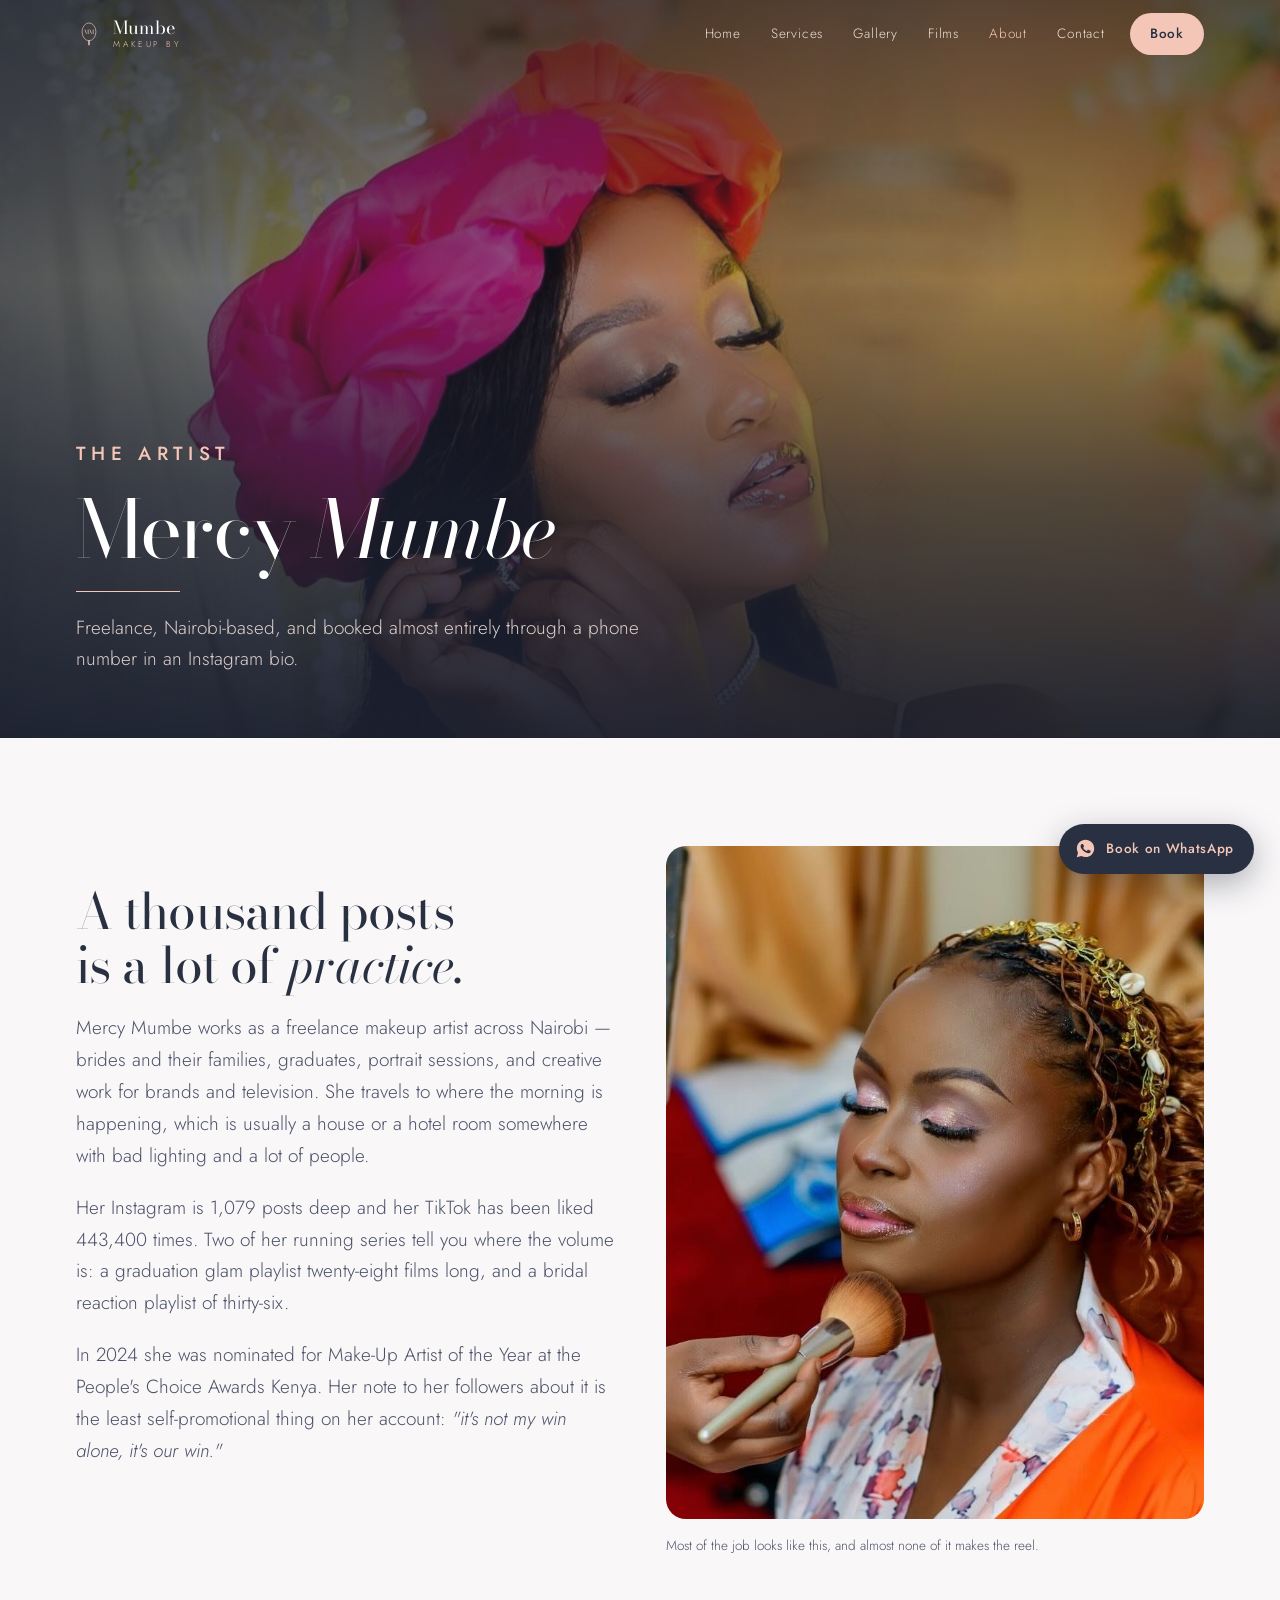
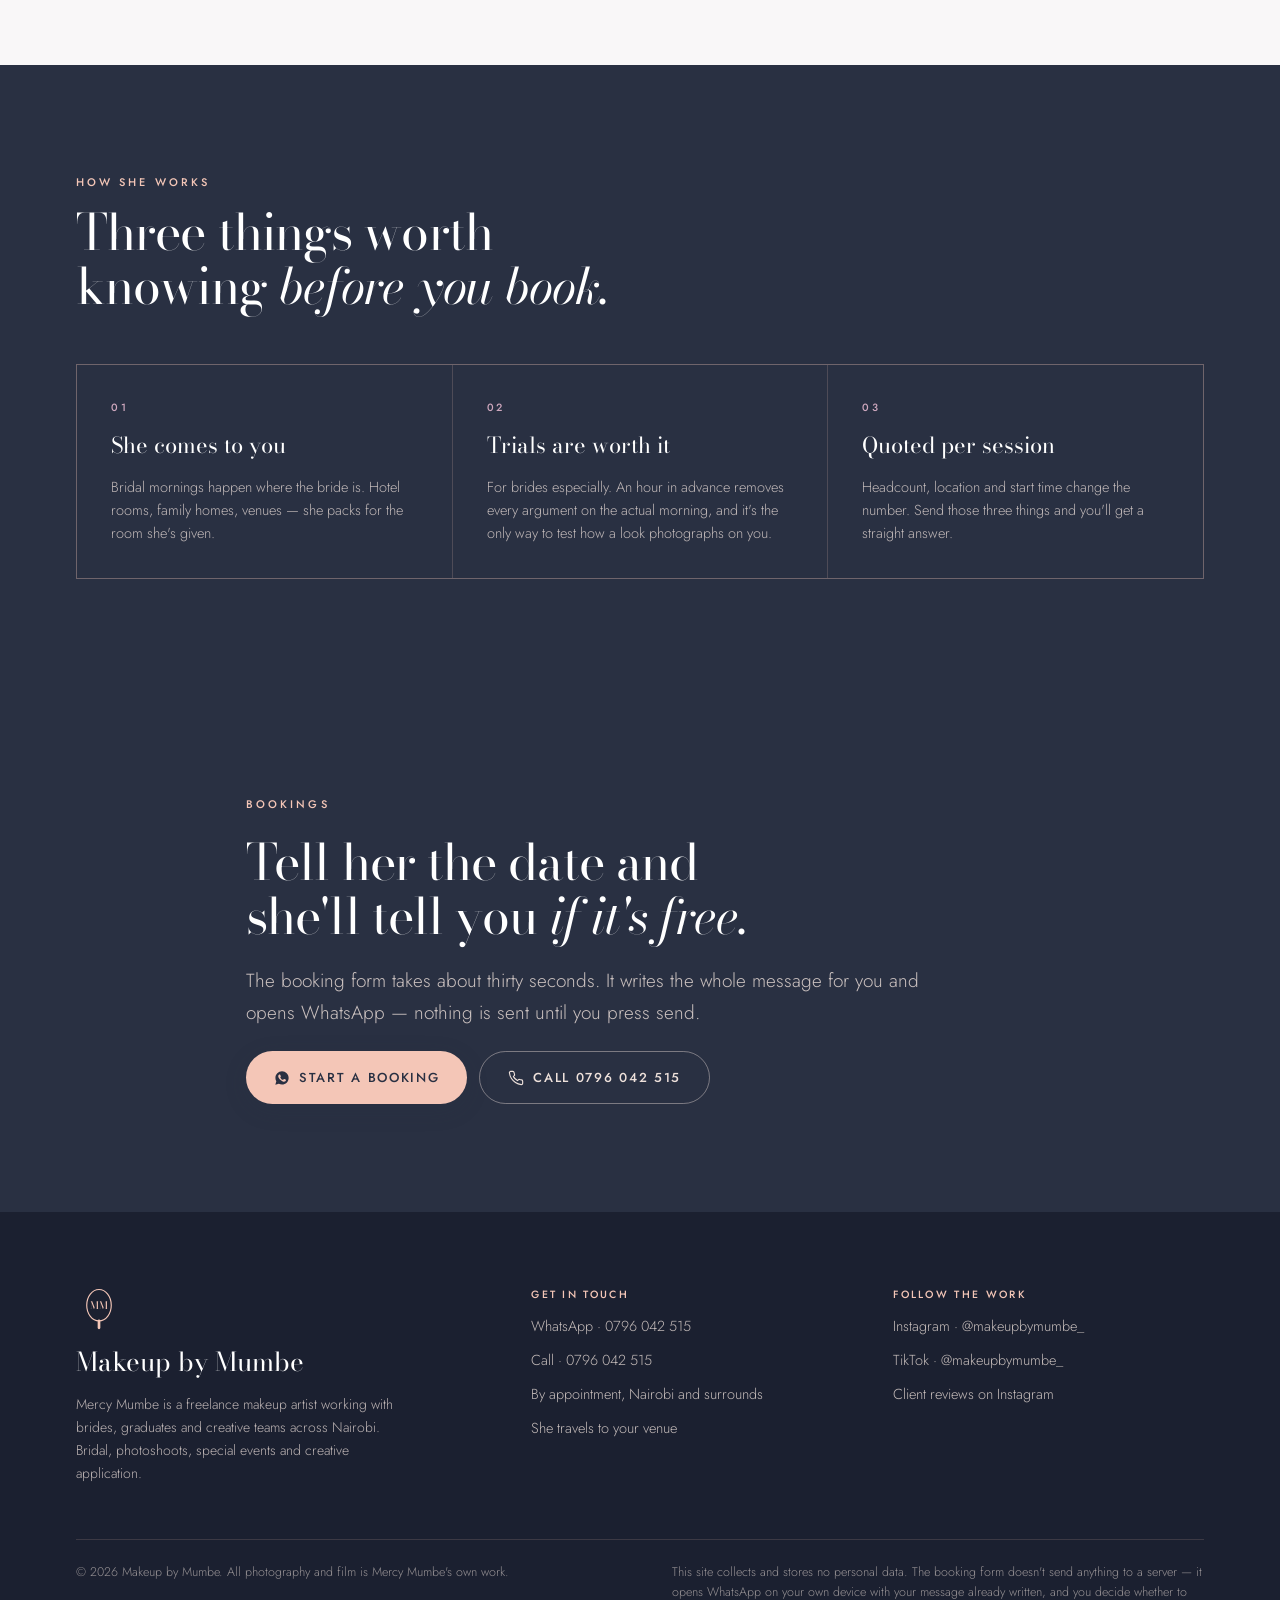
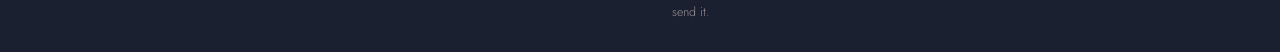
<file: about.html>
<!DOCTYPE html>
<html lang="en">
<head>
<meta charset="utf-8">
<meta name="viewport" content="width=device-width, initial-scale=1">
<title>About Mercy Mumbe — Nairobi Makeup Artist | Makeup by Mumbe</title>
<meta name="description" content="Mercy Mumbe is a freelance makeup artist in Nairobi working across bridal, graduation, editorial and commercial makeup. Nominated at the People's Choice Awards Kenya 2024.">
<link rel="canonical" href="https://ignatius-kimeu.github.io/storyfront-makeup-by-mumbe/about.html">
<meta property="og:type" content="website">
<meta property="og:site_name" content="Makeup by Mumbe">
<meta property="og:title" content="About Mercy Mumbe — Nairobi Makeup Artist | Makeup by Mumbe">
<meta property="og:description" content="Mercy Mumbe is a freelance makeup artist in Nairobi working across bridal, graduation, editorial and commercial makeup. Nominated at the People's Choice Awards Kenya 2024.">
<meta property="og:url" content="https://ignatius-kimeu.github.io/storyfront-makeup-by-mumbe/about.html">
<meta property="og:image" content="https://ignatius-kimeu.github.io/storyfront-makeup-by-mumbe/og-image.jpg">
<meta property="og:image:width" content="1200">
<meta property="og:image:height" content="630">
<meta name="twitter:card" content="summary_large_image">
<meta name="twitter:title" content="About Mercy Mumbe — Nairobi Makeup Artist | Makeup by Mumbe">
<meta name="twitter:description" content="Mercy Mumbe is a freelance makeup artist in Nairobi working across bridal, graduation, editorial and commercial makeup. Nominated at the People's Choice Awards Kenya 2024.">
<meta name="twitter:image" content="https://ignatius-kimeu.github.io/storyfront-makeup-by-mumbe/og-image.jpg">
<meta name="theme-color" content="#293042">
<link rel="icon" href="data:image/svg+xml,%3Csvg xmlns='http://www.w3.org/2000/svg' viewBox='0 0 120 120'%3E%3Crect width='120' height='120' fill='%23293042'/%3E%3Cellipse cx='60' cy='50' rx='30' ry='39' fill='none' stroke='%23F4C6B7' stroke-width='6'/%3E%3Cpath d='M60 90 v20' stroke='%23F4C6B7' stroke-width='9' stroke-linecap='round'/%3E%3C/svg%3E">
<link rel="preconnect" href="https://fonts.googleapis.com">
<link rel="preconnect" href="https://fonts.gstatic.com" crossorigin>
<link rel="stylesheet" href="https://fonts.googleapis.com/css2?family=Bodoni+Moda:ital,opsz,wght@0,6..96,400;0,6..96,500;1,6..96,400&family=Jost:wght@300;400;500;600&display=swap">
<link rel="stylesheet" href="assets/site.css">
<link rel="preload" as="image" href="images/hero/about.jpg">
<script>document.documentElement.className+=" js";</script>
</head>
<body>
<a class="skip" href="#main">Skip to content</a>

<div id="splash"><svg viewBox="0 0 120 120" class="mk" aria-hidden="true" focusable="false"><ellipse class="ring" cx="60" cy="50" rx="32" ry="41" fill="none" stroke="#F4C6B7" stroke-width="3"/><path class="handle" d="M60 91 v18" stroke="#F4C6B7" stroke-width="7" stroke-linecap="round"/><text class="mono" x="60" y="61" text-anchor="middle" fill="#F4C6B7" font-family="Bodoni Moda, Georgia, serif" font-size="27" font-weight="500" letter-spacing="1">MM</text></svg></div>
<header class="hdr">
  <div class="wrap">
    <a class="brand" href="index.html" aria-label="Makeup by Mumbe — home">
      <svg viewBox="0 0 120 120" class="mk" aria-hidden="true" focusable="false"><ellipse class="ring" cx="60" cy="50" rx="32" ry="41" fill="none" stroke="#F4C6B7" stroke-width="3"/><path class="handle" d="M60 91 v18" stroke="#F4C6B7" stroke-width="7" stroke-linecap="round"/><text class="mono" x="60" y="61" text-anchor="middle" fill="#F4C6B7" font-family="Bodoni Moda, Georgia, serif" font-size="27" font-weight="500" letter-spacing="1">MM</text></svg>
      <span class="wm"><b>Mumbe</b><i>MAKEUP BY</i></span>
    </a>
    <nav class="nav" aria-label="Main">
      <a href="index.html">Home</a><a href="services.html">Services</a><a href="gallery.html">Gallery</a><a href="films.html">Films</a><a href="about.html" aria-current="page">About</a><a href="contact.html">Contact</a>
      <a class="cta" href="contact.html#book">Book</a>
    </nav>
    <button class="burger" aria-expanded="false" aria-controls="mpanel" aria-label="Menu"><span></span></button>
  </div>
</header>
<div class="panel" id="mpanel">
  <a href="index.html">Home</a><a href="services.html">Services</a><a href="gallery.html">Gallery</a><a href="films.html">Films</a><a href="about.html" aria-current="page">About</a><a href="contact.html">Contact</a>
  <a class="p-cta" href="contact.html#book">Book a session</a>
</div>
<main id="main"><section class="hero">
  <div class="hero-media" style="--pos:50% 24%">
    <img src="images/hero/about.jpg" alt="Mercy Mumbe in a pink and orange floral headwrap, eyes closed, wearing glossy warm-toned makeup" fetchpriority="high">
  </div>
  <div class="wrap">
    <div class="hero-in">
      <p class="eyebrow rise">The artist</p>
      <h1 class="h-xl rise">Mercy <span class="ital">Mumbe</span></h1>
      <div class="hero-rule"></div>
      <p class="rise">Freelance, Nairobi-based, and booked almost entirely through a phone number in an Instagram bio.</p>
      
    </div>
  </div>
  
</section>
<section class="sec">
  <div class="wrap" style="display:grid;grid-template-columns:repeat(auto-fit,minmax(290px,1fr));gap:clamp(26px,4vw,64px)">
    <div style="display:flex;flex-direction:column;gap:20px">
      <p class="eyebrow rv">The short version</p>
      <h2 class="h-lg rv rv-d1">A thousand posts is a lot of <span class="ital">practice.</span></h2>
      <p class="lede rv rv-d2">Mercy Mumbe works as a freelance makeup artist across Nairobi — brides
         and their families, graduates, portrait sessions, and creative work for brands and
         television. She travels to where the morning is happening, which is usually a house or a
         hotel room somewhere with bad lighting and a lot of people.</p>
      <p class="lede rv rv-d3">Her Instagram is 1,079 posts deep and her TikTok has been liked
         443,400 times. Two of her running series tell you where the volume is: a graduation glam
         playlist twenty-eight films long, and a bridal reaction playlist of thirty-six.</p>
      <p class="lede rv rv-d4">In 2024 she was nominated for Make-Up Artist of the Year at the
         People's Choice Awards Kenya. Her note to her followers about it is the least
         self-promotional thing on her account: <span class="ital">"it's not my win alone, it's
         our win."</span></p>
    </div>
    <div style="display:flex;flex-direction:column;gap:16px">
      <div class="rv" style="border-radius:20px;overflow:hidden;aspect-ratio:4/5">
        <img src="images/bts-brush-cheek.jpg" loading="lazy" decoding="async"
          style="width:100%;height:100%;object-fit:cover"
          alt="Mercy Mumbe applying blush to a client's cheek with a brush, an open eyeshadow palette beside her">
      </div>
      <p class="rv rv-d1" style="font-size:13.5px;color:var(--ink-soft);line-height:1.6">
        Most of the job looks like this, and almost none of it makes the reel.</p>
    </div>
  </div>
</section><section class="sec sec-ink">
  <div class="wrap">
    <div class="sec-head"><p class="eyebrow rv">How she works</p>
      <h2 class="h-lg rv rv-d1">Three things worth knowing <span class="ital">before you book.</span></h2></div>
    <div class="svc-g rv rv-d1">
      <article class="svc"><span class="n">01</span><h3>She comes to you</h3>
        <p>Bridal mornings happen where the bride is. Hotel rooms, family homes, venues —
           she packs for the room she's given.</p></article>
      <article class="svc"><span class="n">02</span><h3>Trials are worth it</h3>
        <p>For brides especially. An hour in advance removes every argument on the actual
           morning, and it's the only way to test how a look photographs on you.</p></article>
      <article class="svc"><span class="n">03</span><h3>Quoted per session</h3>
        <p>Headcount, location and start time change the number. Send those three things
           and you'll get a straight answer.</p></article>
    </div>
  </div>
</section><section class="sec sec-ink">
  <div class="wrap" style="display:flex;flex-direction:column;gap:22px;align-items:flex-start;max-width:900px">
    <p class="eyebrow rv">Bookings</p>
    <h2 class="h-lg rv rv-d1">Tell her the date and she'll tell you <span class="ital">if it's free.</span></h2>
    <p class="lede rv rv-d2">The booking form takes about thirty seconds. It writes the whole
       message for you and opens WhatsApp — nothing is sent until you press send.</p>
    <div class="btn-row rv rv-d3">
      <a class="btn btn-pri" href="contact.html#book"><svg viewBox="0 0 24 24" fill="currentColor" aria-hidden="true"><path d="M12.04 2C6.58 2 2.13 6.45 2.13 11.91c0 1.75.46 3.45 1.32 4.95L2 22l5.25-1.38a9.9 9.9 0 0 0 4.79 1.22h.01c5.46 0 9.9-4.45 9.9-9.91C21.95 6.45 17.5 2 12.04 2zm5.8 14.06c-.25.69-1.44 1.32-1.98 1.37-.53.05-1.02.24-3.44-.72-2.9-1.14-4.74-4.1-4.88-4.29-.14-.19-1.16-1.55-1.16-2.95 0-1.4.73-2.09.99-2.37.26-.28.57-.35.76-.35.19 0 .38 0 .54.01.17.01.41-.07.64.49.24.57.81 1.97.88 2.11.07.14.12.31.02.5-.09.19-.14.31-.28.47-.14.17-.3.37-.42.5-.14.14-.29.29-.12.57.16.28.73 1.2 1.56 1.95 1.07.95 1.98 1.25 2.26 1.39.28.14.45.12.61-.07.17-.19.71-.83.9-1.11.19-.28.38-.24.64-.14.26.09 1.65.78 1.93.92.28.14.47.21.54.33.07.11.07.66-.18 1.35z"/></svg>Start a booking</a>
      <a class="btn btn-gho" href="tel:+254796042515"><svg viewBox="0 0 24 24" fill="none" stroke="currentColor" stroke-width="1.7" stroke-linecap="round" stroke-linejoin="round" aria-hidden="true"><path d="M22 16.9v3a2 2 0 0 1-2.2 2 19.8 19.8 0 0 1-8.6-3.1 19.5 19.5 0 0 1-6-6A19.8 19.8 0 0 1 2.1 4.2 2 2 0 0 1 4.1 2h3a2 2 0 0 1 2 1.7c.1 1 .4 1.9.7 2.8a2 2 0 0 1-.5 2.1L8.1 9.9a16 16 0 0 0 6 6l1.3-1.2a2 2 0 0 1 2.1-.5c.9.3 1.8.6 2.8.7a2 2 0 0 1 1.7 2z"/></svg>Call 0796 042 515</a>
    </div>
  </div>
</section></main><footer class="ftr">
  <div class="wrap">
    <div class="ftr-top">
      <div class="ftr-brand">
        <svg viewBox="0 0 120 120" class="mk" aria-hidden="true" focusable="false"><ellipse class="ring" cx="60" cy="50" rx="32" ry="41" fill="none" stroke="#F4C6B7" stroke-width="3"/><path class="handle" d="M60 91 v18" stroke="#F4C6B7" stroke-width="7" stroke-linecap="round"/><text class="mono" x="60" y="61" text-anchor="middle" fill="#F4C6B7" font-family="Bodoni Moda, Georgia, serif" font-size="27" font-weight="500" letter-spacing="1">MM</text></svg>
        <div class="nm">Makeup by Mumbe</div>
        <p>Mercy Mumbe is a freelance makeup artist working with brides, graduates and
           creative teams across Nairobi. Bridal, photoshoots, special events and
           creative application.</p>
      </div>
      <div class="ftr-col">
        <b>Get in touch</b>
        <a href="https://wa.me/254796042515?text=Hello%20Mumbe%21%20I%20found%20your%20website%20and%20I%27d%20like%20to%20ask%20about%20a%20booking." target="_blank" rel="noopener">WhatsApp · 0796 042 515</a>
        <a href="tel:+254796042515">Call · 0796 042 515</a>
        <span>By appointment, Nairobi and surrounds</span>
        <span>She travels to your venue</span>
      </div>
      <div class="ftr-col">
        <b>Follow the work</b>
        <a href="https://www.instagram.com/makeupbymumbe_/" target="_blank" rel="noopener">Instagram · @makeupbymumbe_</a>
        <a href="https://www.tiktok.com/@makeupbymumbe_" target="_blank" rel="noopener">TikTok · @makeupbymumbe_</a>
        <a href="https://www.instagram.com/makeupbymumbe_/" target="_blank" rel="noopener">Client reviews on Instagram</a>
      </div>
    </div>
    <div class="ftr-bot">
      <p>© <span id="yr">2026</span> Makeup by Mumbe. All photography and film is Mercy Mumbe's own work.</p>
      <p>This site collects and stores no personal data. The booking form doesn't send anything to a
         server — it opens WhatsApp on your own device with your message already written, and you
         decide whether to send it.</p>
    </div>
  </div>
</footer>

<a class="float" href="https://wa.me/254796042515?text=Hello%20Mumbe%21%20I%20found%20your%20website%20and%20I%27d%20like%20to%20ask%20about%20a%20booking." target="_blank" rel="noopener" aria-label="Message Mumbe on WhatsApp">
  <svg viewBox="0 0 24 24" fill="currentColor" aria-hidden="true"><path d="M12.04 2C6.58 2 2.13 6.45 2.13 11.91c0 1.75.46 3.45 1.32 4.95L2 22l5.25-1.38a9.9 9.9 0 0 0 4.79 1.22h.01c5.46 0 9.9-4.45 9.9-9.91C21.95 6.45 17.5 2 12.04 2zm5.8 14.06c-.25.69-1.44 1.32-1.98 1.37-.53.05-1.02.24-3.44-.72-2.9-1.14-4.74-4.1-4.88-4.29-.14-.19-1.16-1.55-1.16-2.95 0-1.4.73-2.09.99-2.37.26-.28.57-.35.76-.35.19 0 .38 0 .54.01.17.01.41-.07.64.49.24.57.81 1.97.88 2.11.07.14.12.31.02.5-.09.19-.14.31-.28.47-.14.17-.3.37-.42.5-.14.14-.29.29-.12.57.16.28.73 1.2 1.56 1.95 1.07.95 1.98 1.25 2.26 1.39.28.14.45.12.61-.07.17-.19.71-.83.9-1.11.19-.28.38-.24.64-.14.26.09 1.65.78 1.93.92.28.14.47.21.54.33.07.11.07.66-.18 1.35z"/></svg><span class="lbl">Book on WhatsApp</span>
</a>

<script src="assets/site.js"></script>
</body>
</html>
</file>
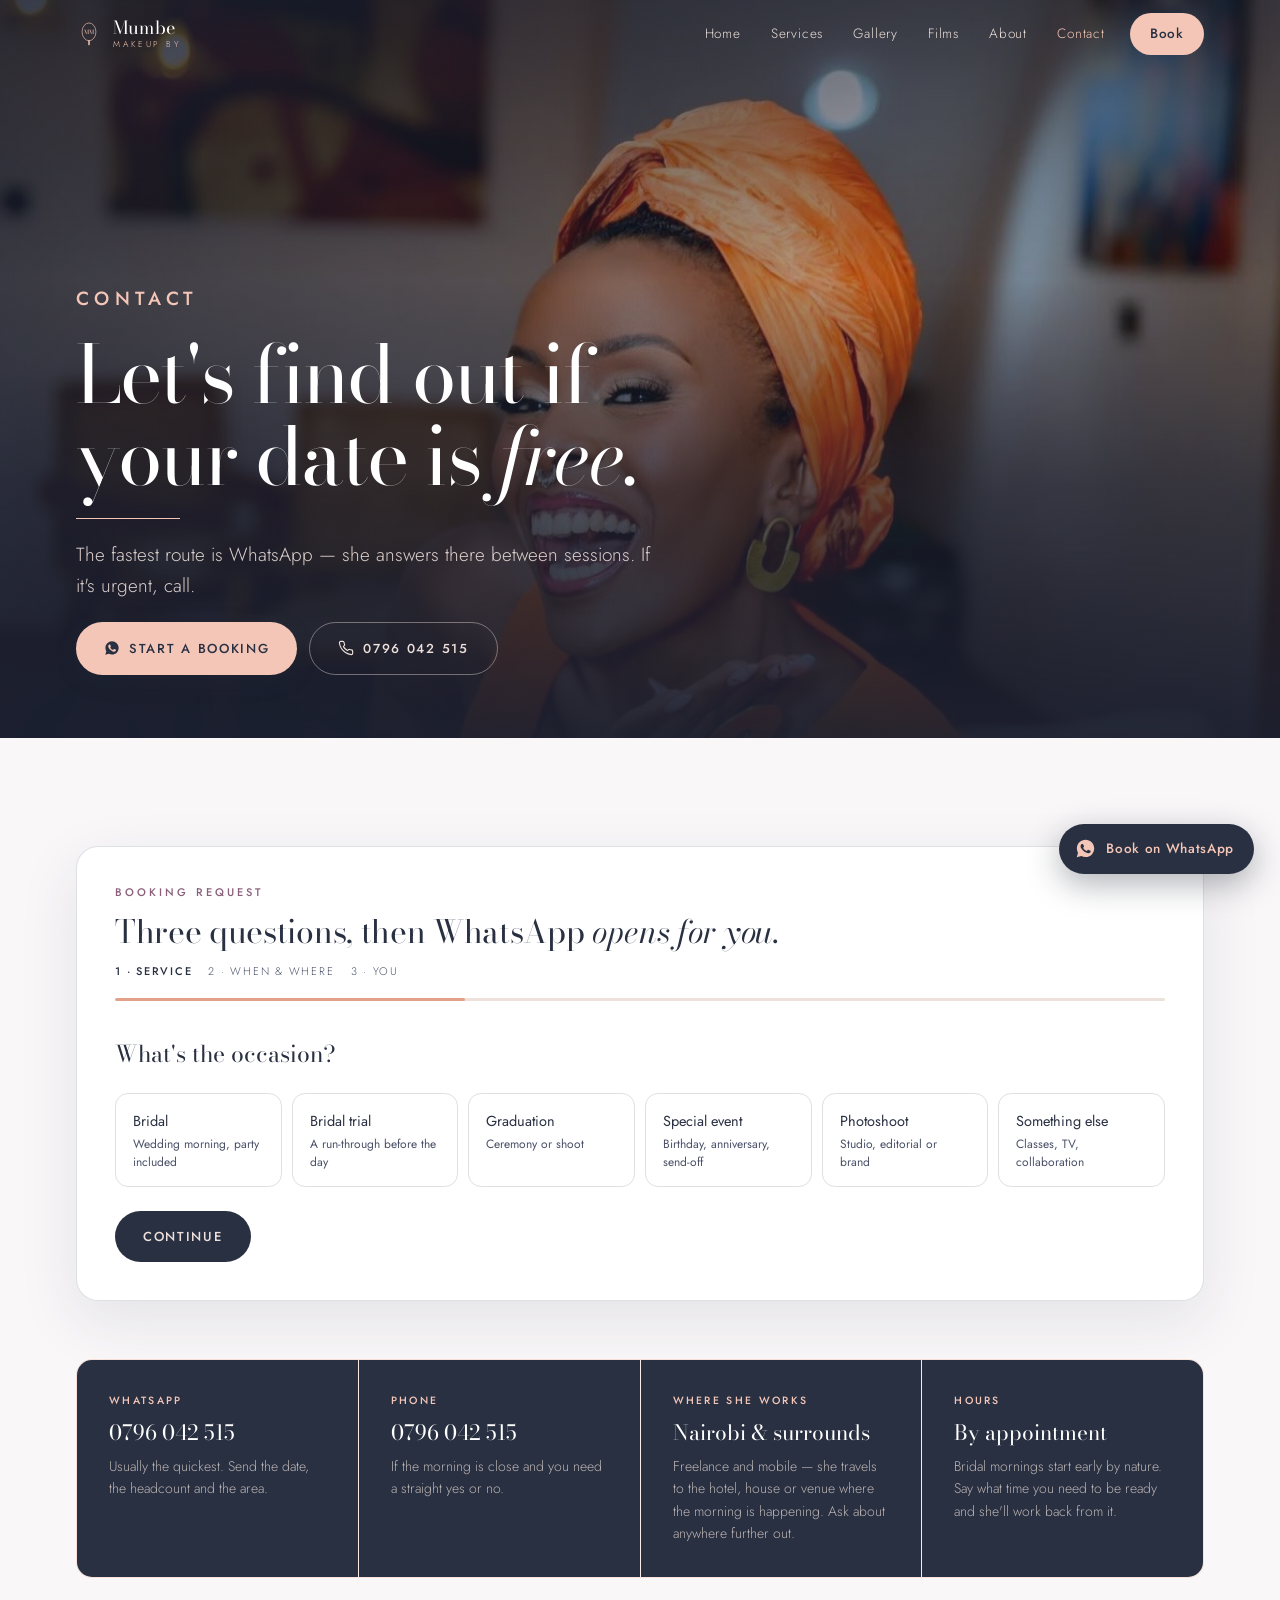
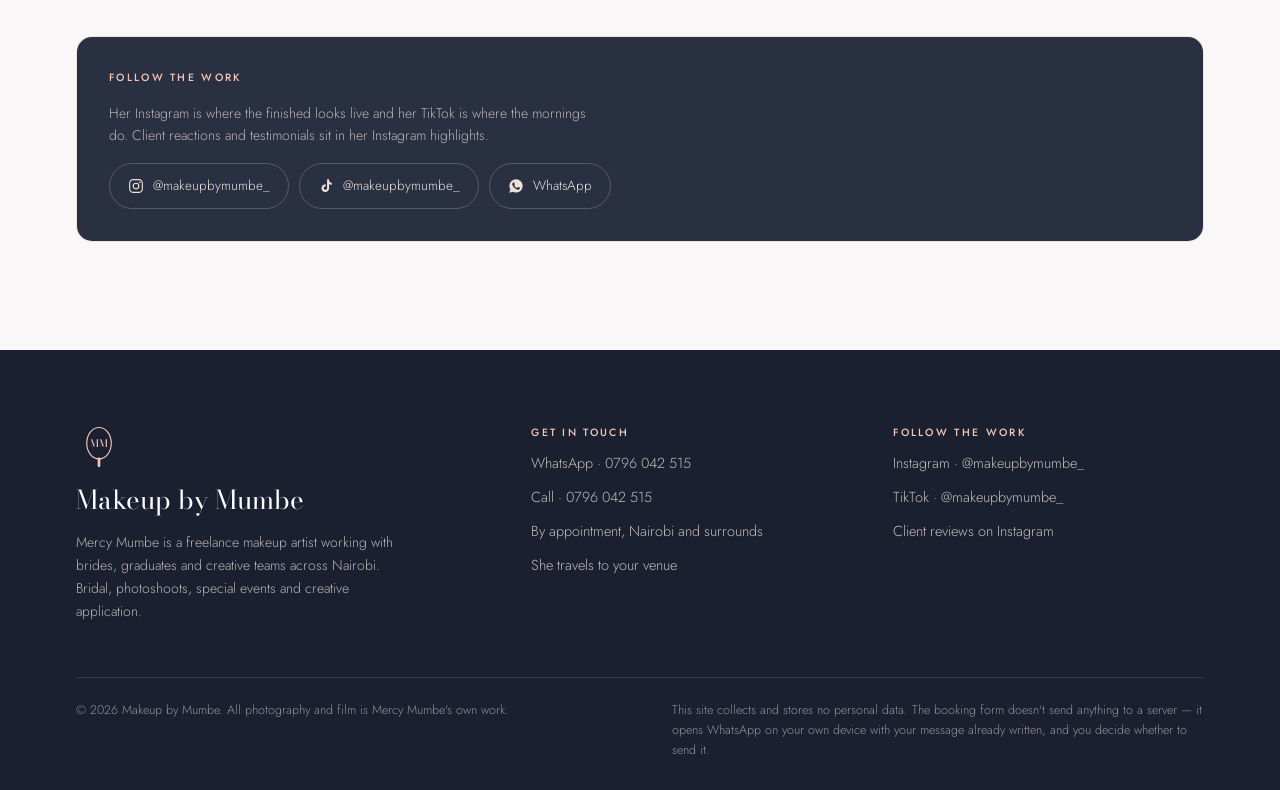
<file: contact.html>
<!DOCTYPE html>
<html lang="en">
<head>
<meta charset="utf-8">
<meta name="viewport" content="width=device-width, initial-scale=1">
<title>Contact &amp; Booking — Makeup by Mumbe, Nairobi</title>
<meta name="description" content="Book Nairobi makeup artist Mercy Mumbe. Fill in three questions and WhatsApp opens with your request written for you, or call 0796 042 515.">
<link rel="canonical" href="https://ignatius-kimeu.github.io/storyfront-makeup-by-mumbe/contact.html">
<meta property="og:type" content="website">
<meta property="og:site_name" content="Makeup by Mumbe">
<meta property="og:title" content="Contact &amp; Booking — Makeup by Mumbe, Nairobi">
<meta property="og:description" content="Book Nairobi makeup artist Mercy Mumbe. Fill in three questions and WhatsApp opens with your request written for you, or call 0796 042 515.">
<meta property="og:url" content="https://ignatius-kimeu.github.io/storyfront-makeup-by-mumbe/contact.html">
<meta property="og:image" content="https://ignatius-kimeu.github.io/storyfront-makeup-by-mumbe/og-image.jpg">
<meta property="og:image:width" content="1200">
<meta property="og:image:height" content="630">
<meta name="twitter:card" content="summary_large_image">
<meta name="twitter:title" content="Contact &amp; Booking — Makeup by Mumbe, Nairobi">
<meta name="twitter:description" content="Book Nairobi makeup artist Mercy Mumbe. Fill in three questions and WhatsApp opens with your request written for you, or call 0796 042 515.">
<meta name="twitter:image" content="https://ignatius-kimeu.github.io/storyfront-makeup-by-mumbe/og-image.jpg">
<meta name="theme-color" content="#293042">
<link rel="icon" href="data:image/svg+xml,%3Csvg xmlns='http://www.w3.org/2000/svg' viewBox='0 0 120 120'%3E%3Crect width='120' height='120' fill='%23293042'/%3E%3Cellipse cx='60' cy='50' rx='30' ry='39' fill='none' stroke='%23F4C6B7' stroke-width='6'/%3E%3Cpath d='M60 90 v20' stroke='%23F4C6B7' stroke-width='9' stroke-linecap='round'/%3E%3C/svg%3E">
<link rel="preconnect" href="https://fonts.googleapis.com">
<link rel="preconnect" href="https://fonts.gstatic.com" crossorigin>
<link rel="stylesheet" href="https://fonts.googleapis.com/css2?family=Bodoni+Moda:ital,opsz,wght@0,6..96,400;0,6..96,500;1,6..96,400&family=Jost:wght@300;400;500;600&display=swap">
<link rel="stylesheet" href="assets/site.css">
<link rel="preload" as="image" href="images/hero/contact.jpg">
<script>document.documentElement.className+=" js";</script>
</head>
<body>
<a class="skip" href="#main">Skip to content</a>

<div id="splash"><svg viewBox="0 0 120 120" class="mk" aria-hidden="true" focusable="false"><ellipse class="ring" cx="60" cy="50" rx="32" ry="41" fill="none" stroke="#F4C6B7" stroke-width="3"/><path class="handle" d="M60 91 v18" stroke="#F4C6B7" stroke-width="7" stroke-linecap="round"/><text class="mono" x="60" y="61" text-anchor="middle" fill="#F4C6B7" font-family="Bodoni Moda, Georgia, serif" font-size="27" font-weight="500" letter-spacing="1">MM</text></svg></div>
<header class="hdr">
  <div class="wrap">
    <a class="brand" href="index.html" aria-label="Makeup by Mumbe — home">
      <svg viewBox="0 0 120 120" class="mk" aria-hidden="true" focusable="false"><ellipse class="ring" cx="60" cy="50" rx="32" ry="41" fill="none" stroke="#F4C6B7" stroke-width="3"/><path class="handle" d="M60 91 v18" stroke="#F4C6B7" stroke-width="7" stroke-linecap="round"/><text class="mono" x="60" y="61" text-anchor="middle" fill="#F4C6B7" font-family="Bodoni Moda, Georgia, serif" font-size="27" font-weight="500" letter-spacing="1">MM</text></svg>
      <span class="wm"><b>Mumbe</b><i>MAKEUP BY</i></span>
    </a>
    <nav class="nav" aria-label="Main">
      <a href="index.html">Home</a><a href="services.html">Services</a><a href="gallery.html">Gallery</a><a href="films.html">Films</a><a href="about.html">About</a><a href="contact.html" aria-current="page">Contact</a>
      <a class="cta" href="contact.html#book">Book</a>
    </nav>
    <button class="burger" aria-expanded="false" aria-controls="mpanel" aria-label="Menu"><span></span></button>
  </div>
</header>
<div class="panel" id="mpanel">
  <a href="index.html">Home</a><a href="services.html">Services</a><a href="gallery.html">Gallery</a><a href="films.html">Films</a><a href="about.html">About</a><a href="contact.html" aria-current="page">Contact</a>
  <a class="p-cta" href="contact.html#book">Book a session</a>
</div>
<main id="main"><section class="hero">
  <div class="hero-media" style="--pos:50% 26%">
    <img src="images/hero/contact.jpg" alt="A client in an orange dress and matching headwrap laughing after her makeup session" fetchpriority="high">
  </div>
  <div class="wrap">
    <div class="hero-in">
      <p class="eyebrow rise">Contact</p>
      <h1 class="h-xl rise">Let's find out if<br>your date is <span class="ital">free.</span></h1>
      <div class="hero-rule"></div>
      <p class="rise">The fastest route is WhatsApp — she answers there between sessions. If it's urgent, call.</p>
      <div class="btn-row rise"><a class="btn btn-pri" href="#book"><svg viewBox="0 0 24 24" fill="currentColor" aria-hidden="true"><path d="M12.04 2C6.58 2 2.13 6.45 2.13 11.91c0 1.75.46 3.45 1.32 4.95L2 22l5.25-1.38a9.9 9.9 0 0 0 4.79 1.22h.01c5.46 0 9.9-4.45 9.9-9.91C21.95 6.45 17.5 2 12.04 2zm5.8 14.06c-.25.69-1.44 1.32-1.98 1.37-.53.05-1.02.24-3.44-.72-2.9-1.14-4.74-4.1-4.88-4.29-.14-.19-1.16-1.55-1.16-2.95 0-1.4.73-2.09.99-2.37.26-.28.57-.35.76-.35.19 0 .38 0 .54.01.17.01.41-.07.64.49.24.57.81 1.97.88 2.11.07.14.12.31.02.5-.09.19-.14.31-.28.47-.14.17-.3.37-.42.5-.14.14-.29.29-.12.57.16.28.73 1.2 1.56 1.95 1.07.95 1.98 1.25 2.26 1.39.28.14.45.12.61-.07.17-.19.71-.83.9-1.11.19-.28.38-.24.64-.14.26.09 1.65.78 1.93.92.28.14.47.21.54.33.07.11.07.66-.18 1.35z"/></svg>Start a booking</a><a class="btn btn-gho" href="tel:+254796042515"><svg viewBox="0 0 24 24" fill="none" stroke="currentColor" stroke-width="1.7" stroke-linecap="round" stroke-linejoin="round" aria-hidden="true"><path d="M22 16.9v3a2 2 0 0 1-2.2 2 19.8 19.8 0 0 1-8.6-3.1 19.5 19.5 0 0 1-6-6A19.8 19.8 0 0 1 2.1 4.2 2 2 0 0 1 4.1 2h3a2 2 0 0 1 2 1.7c.1 1 .4 1.9.7 2.8a2 2 0 0 1-.5 2.1L8.1 9.9a16 16 0 0 0 6 6l1.3-1.2a2 2 0 0 1 2.1-.5c.9.3 1.8.6 2.8.7a2 2 0 0 1 1.7 2z"/></svg>0796 042 515</a></div>
    </div>
  </div>
  
</section>
<section class="sec">
  <div class="wrap" style="display:flex;flex-direction:column;gap:clamp(34px,5vw,58px)">
    <div class="bk rv" id="book">
  <div class="bk-head">
    <p class="eyebrow">Booking request</p>
    <h2 class="h-md">Three questions, then WhatsApp <span class="ital">opens for you.</span></h2>
    <div class="bk-steps"><span class="on">1 · Service</span><span>2 · When &amp; where</span><span>3 · You</span></div>
    <div class="bk-bar"><i></i></div>
  </div>
  <div class="bk-body">

    <div class="step on">
      <h3>What's the occasion?</h3>
      <div class="opts">
        <label class="opt"><input type="radio" name="service" value="Bridal — wedding morning" data-reqgroup="service">
          <span>Bridal<i>Wedding morning, party included</i></span></label>
        <label class="opt"><input type="radio" name="service" value="Bridal trial">
          <span>Bridal trial<i>A run-through before the day</i></span></label>
        <label class="opt"><input type="radio" name="service" value="Graduation">
          <span>Graduation<i>Ceremony or shoot</i></span></label>
        <label class="opt"><input type="radio" name="service" value="Special event">
          <span>Special event<i>Birthday, anniversary, send-off</i></span></label>
        <label class="opt"><input type="radio" name="service" value="Photoshoot / editorial">
          <span>Photoshoot<i>Studio, editorial or brand</i></span></label>
        <label class="opt"><input type="radio" name="service" value="Something else">
          <span>Something else<i>Classes, TV, collaboration</i></span></label>
      </div>
      <p class="group-err" style="display:none;color:#B3261E;font-size:13px">Pick one to carry on.</p>
      <div class="bk-foot"><button class="btn btn-ink" data-next>Continue</button></div>
    </div>

    <div class="step">
      <h3>When and where?</h3>
      <div class="two">
        <div class="fld"><label for="d">Date</label>
          <input id="d" type="date" name="date" data-req>
          <span class="err">She needs a date to check.</span></div>
        <div class="fld"><label for="t">Ready by</label>
          <input id="t" type="time" name="time" value="08:00"></div>
      </div>
      <div class="opts">
        <label class="opt"><input type="radio" name="place" value="She comes to me" checked>
          <span>She comes to me<i>Home, hotel or venue</i></span></label>
        <label class="opt"><input type="radio" name="place" value="I'll travel to her">
          <span>I'll travel to her<i>Arrange a location</i></span></label>
      </div>
      <div class="two">
        <div class="fld"><label for="a">Area</label>
          <input id="a" type="text" name="area" placeholder="Karen, Westlands, Kiambu…"></div>
        <div class="fld"><label for="p">How many faces</label>
          <select id="p" name="people">
            <option>Just me</option><option>2 people</option><option>3–4 people</option>
            <option>5–8 people</option><option>9 or more</option>
          </select></div>
      </div>
      <div class="bk-foot"><button class="btn btn-ink" data-next>Continue</button>
        <button class="back" data-back>Back</button></div>
    </div>

    <div class="step">
      <h3>Last bit.</h3>
      <div class="fld"><label for="n">Your name</label>
        <input id="n" type="text" name="name" placeholder="Who should she reply to?" data-req>
        <span class="err">Pop your name in so she knows who's asking.</span></div>
      <div class="fld"><label for="nt">Anything she should know</label>
        <textarea id="nt" name="notes" placeholder="Skin type, a look you've saved, how many bridesmaids, parking…"></textarea></div>
      <div class="preview"><b>This is what gets sent</b><pre></pre></div>
      <div class="bk-foot">
        <a class="btn btn-pri" href="#" data-send><svg viewBox="0 0 24 24" fill="currentColor" aria-hidden="true"><path d="M12.04 2C6.58 2 2.13 6.45 2.13 11.91c0 1.75.46 3.45 1.32 4.95L2 22l5.25-1.38a9.9 9.9 0 0 0 4.79 1.22h.01c5.46 0 9.9-4.45 9.9-9.91C21.95 6.45 17.5 2 12.04 2zm5.8 14.06c-.25.69-1.44 1.32-1.98 1.37-.53.05-1.02.24-3.44-.72-2.9-1.14-4.74-4.1-4.88-4.29-.14-.19-1.16-1.55-1.16-2.95 0-1.4.73-2.09.99-2.37.26-.28.57-.35.76-.35.19 0 .38 0 .54.01.17.01.41-.07.64.49.24.57.81 1.97.88 2.11.07.14.12.31.02.5-.09.19-.14.31-.28.47-.14.17-.3.37-.42.5-.14.14-.29.29-.12.57.16.28.73 1.2 1.56 1.95 1.07.95 1.98 1.25 2.26 1.39.28.14.45.12.61-.07.17-.19.71-.83.9-1.11.19-.28.38-.24.64-.14.26.09 1.65.78 1.93.92.28.14.47.21.54.33.07.11.07.66-.18 1.35z"/></svg>Open WhatsApp</a>
        <button class="back" data-back>Back</button>
      </div>
      <p class="bk-note">Nothing leaves your phone until you press send inside WhatsApp. This site
         stores nothing.</p>
    </div>

  </div>
</div>
    <div class="cpanels rv">
      <div class="cpanel"><span class="k">WhatsApp</span>
        <a class="v" href="https://wa.me/254796042515?text=Hello%20Mumbe%21%20I%20found%20your%20website%20and%20I%27d%20like%20to%20ask%20about%20a%20booking." target="_blank" rel="noopener">0796 042 515</a>
        <p>Usually the quickest. Send the date, the headcount and the area.</p></div>
      <div class="cpanel"><span class="k">Phone</span>
        <a class="v" href="tel:+254796042515">0796 042 515</a>
        <p>If the morning is close and you need a straight yes or no.</p></div>
      <div class="cpanel"><span class="k">Where she works</span>
        <span class="v">Nairobi &amp; surrounds</span>
        <p>Freelance and mobile — she travels to the hotel, house or venue where the
           morning is happening. Ask about anywhere further out.</p></div>
      <div class="cpanel"><span class="k">Hours</span>
        <span class="v">By appointment</span>
        <p>Bridal mornings start early by nature. Say what time you need to be ready and
           she'll work back from it.</p></div>
    </div>
    <div class="cpanels rv rv-d1" style="grid-template-columns:1fr">
      <div class="cpanel" style="gap:16px">
        <span class="k">Follow the work</span>
        <p style="max-width:60ch">Her Instagram is where the finished looks live and her TikTok is
           where the mornings do. Client reactions and testimonials sit in her Instagram highlights.</p>
        <div class="socials">
          <a class="soc" href="https://www.instagram.com/makeupbymumbe_/" target="_blank" rel="noopener"><svg viewBox="0 0 24 24" fill="none" stroke="currentColor" stroke-width="1.7" aria-hidden="true"><rect x="2.5" y="2.5" width="19" height="19" rx="5.5"/><circle cx="12" cy="12" r="4.2"/><circle cx="17.6" cy="6.4" r="1.2" fill="currentColor" stroke="none"/></svg>@makeupbymumbe_</a>
          <a class="soc" href="https://www.tiktok.com/@makeupbymumbe_" target="_blank" rel="noopener"><svg viewBox="0 0 24 24" fill="currentColor" aria-hidden="true"><path d="M16.6 2h-3v13.2a2.5 2.5 0 1 1-2-2.45V9.6a5.7 5.7 0 1 0 5 5.65V8.9a6.9 6.9 0 0 0 4 1.28V7.1a4 4 0 0 1-4-4z"/></svg>@makeupbymumbe_</a>
          <a class="soc" href="https://wa.me/254796042515?text=Hello%20Mumbe%21%20I%20found%20your%20website%20and%20I%27d%20like%20to%20ask%20about%20a%20booking." target="_blank" rel="noopener"><svg viewBox="0 0 24 24" fill="currentColor" aria-hidden="true"><path d="M12.04 2C6.58 2 2.13 6.45 2.13 11.91c0 1.75.46 3.45 1.32 4.95L2 22l5.25-1.38a9.9 9.9 0 0 0 4.79 1.22h.01c5.46 0 9.9-4.45 9.9-9.91C21.95 6.45 17.5 2 12.04 2zm5.8 14.06c-.25.69-1.44 1.32-1.98 1.37-.53.05-1.02.24-3.44-.72-2.9-1.14-4.74-4.1-4.88-4.29-.14-.19-1.16-1.55-1.16-2.95 0-1.4.73-2.09.99-2.37.26-.28.57-.35.76-.35.19 0 .38 0 .54.01.17.01.41-.07.64.49.24.57.81 1.97.88 2.11.07.14.12.31.02.5-.09.19-.14.31-.28.47-.14.17-.3.37-.42.5-.14.14-.29.29-.12.57.16.28.73 1.2 1.56 1.95 1.07.95 1.98 1.25 2.26 1.39.28.14.45.12.61-.07.17-.19.71-.83.9-1.11.19-.28.38-.24.64-.14.26.09 1.65.78 1.93.92.28.14.47.21.54.33.07.11.07.66-.18 1.35z"/></svg>WhatsApp</a>
        </div>
      </div>
    </div>
  </div>
</section></main><footer class="ftr">
  <div class="wrap">
    <div class="ftr-top">
      <div class="ftr-brand">
        <svg viewBox="0 0 120 120" class="mk" aria-hidden="true" focusable="false"><ellipse class="ring" cx="60" cy="50" rx="32" ry="41" fill="none" stroke="#F4C6B7" stroke-width="3"/><path class="handle" d="M60 91 v18" stroke="#F4C6B7" stroke-width="7" stroke-linecap="round"/><text class="mono" x="60" y="61" text-anchor="middle" fill="#F4C6B7" font-family="Bodoni Moda, Georgia, serif" font-size="27" font-weight="500" letter-spacing="1">MM</text></svg>
        <div class="nm">Makeup by Mumbe</div>
        <p>Mercy Mumbe is a freelance makeup artist working with brides, graduates and
           creative teams across Nairobi. Bridal, photoshoots, special events and
           creative application.</p>
      </div>
      <div class="ftr-col">
        <b>Get in touch</b>
        <a href="https://wa.me/254796042515?text=Hello%20Mumbe%21%20I%20found%20your%20website%20and%20I%27d%20like%20to%20ask%20about%20a%20booking." target="_blank" rel="noopener">WhatsApp · 0796 042 515</a>
        <a href="tel:+254796042515">Call · 0796 042 515</a>
        <span>By appointment, Nairobi and surrounds</span>
        <span>She travels to your venue</span>
      </div>
      <div class="ftr-col">
        <b>Follow the work</b>
        <a href="https://www.instagram.com/makeupbymumbe_/" target="_blank" rel="noopener">Instagram · @makeupbymumbe_</a>
        <a href="https://www.tiktok.com/@makeupbymumbe_" target="_blank" rel="noopener">TikTok · @makeupbymumbe_</a>
        <a href="https://www.instagram.com/makeupbymumbe_/" target="_blank" rel="noopener">Client reviews on Instagram</a>
      </div>
    </div>
    <div class="ftr-bot">
      <p>© <span id="yr">2026</span> Makeup by Mumbe. All photography and film is Mercy Mumbe's own work.</p>
      <p>This site collects and stores no personal data. The booking form doesn't send anything to a
         server — it opens WhatsApp on your own device with your message already written, and you
         decide whether to send it.</p>
    </div>
  </div>
</footer>

<a class="float" href="https://wa.me/254796042515?text=Hello%20Mumbe%21%20I%20found%20your%20website%20and%20I%27d%20like%20to%20ask%20about%20a%20booking." target="_blank" rel="noopener" aria-label="Message Mumbe on WhatsApp">
  <svg viewBox="0 0 24 24" fill="currentColor" aria-hidden="true"><path d="M12.04 2C6.58 2 2.13 6.45 2.13 11.91c0 1.75.46 3.45 1.32 4.95L2 22l5.25-1.38a9.9 9.9 0 0 0 4.79 1.22h.01c5.46 0 9.9-4.45 9.9-9.91C21.95 6.45 17.5 2 12.04 2zm5.8 14.06c-.25.69-1.44 1.32-1.98 1.37-.53.05-1.02.24-3.44-.72-2.9-1.14-4.74-4.1-4.88-4.29-.14-.19-1.16-1.55-1.16-2.95 0-1.4.73-2.09.99-2.37.26-.28.57-.35.76-.35.19 0 .38 0 .54.01.17.01.41-.07.64.49.24.57.81 1.97.88 2.11.07.14.12.31.02.5-.09.19-.14.31-.28.47-.14.17-.3.37-.42.5-.14.14-.29.29-.12.57.16.28.73 1.2 1.56 1.95 1.07.95 1.98 1.25 2.26 1.39.28.14.45.12.61-.07.17-.19.71-.83.9-1.11.19-.28.38-.24.64-.14.26.09 1.65.78 1.93.92.28.14.47.21.54.33.07.11.07.66-.18 1.35z"/></svg><span class="lbl">Book on WhatsApp</span>
</a>

<script src="assets/site.js"></script>
</body>
</html>
</file>
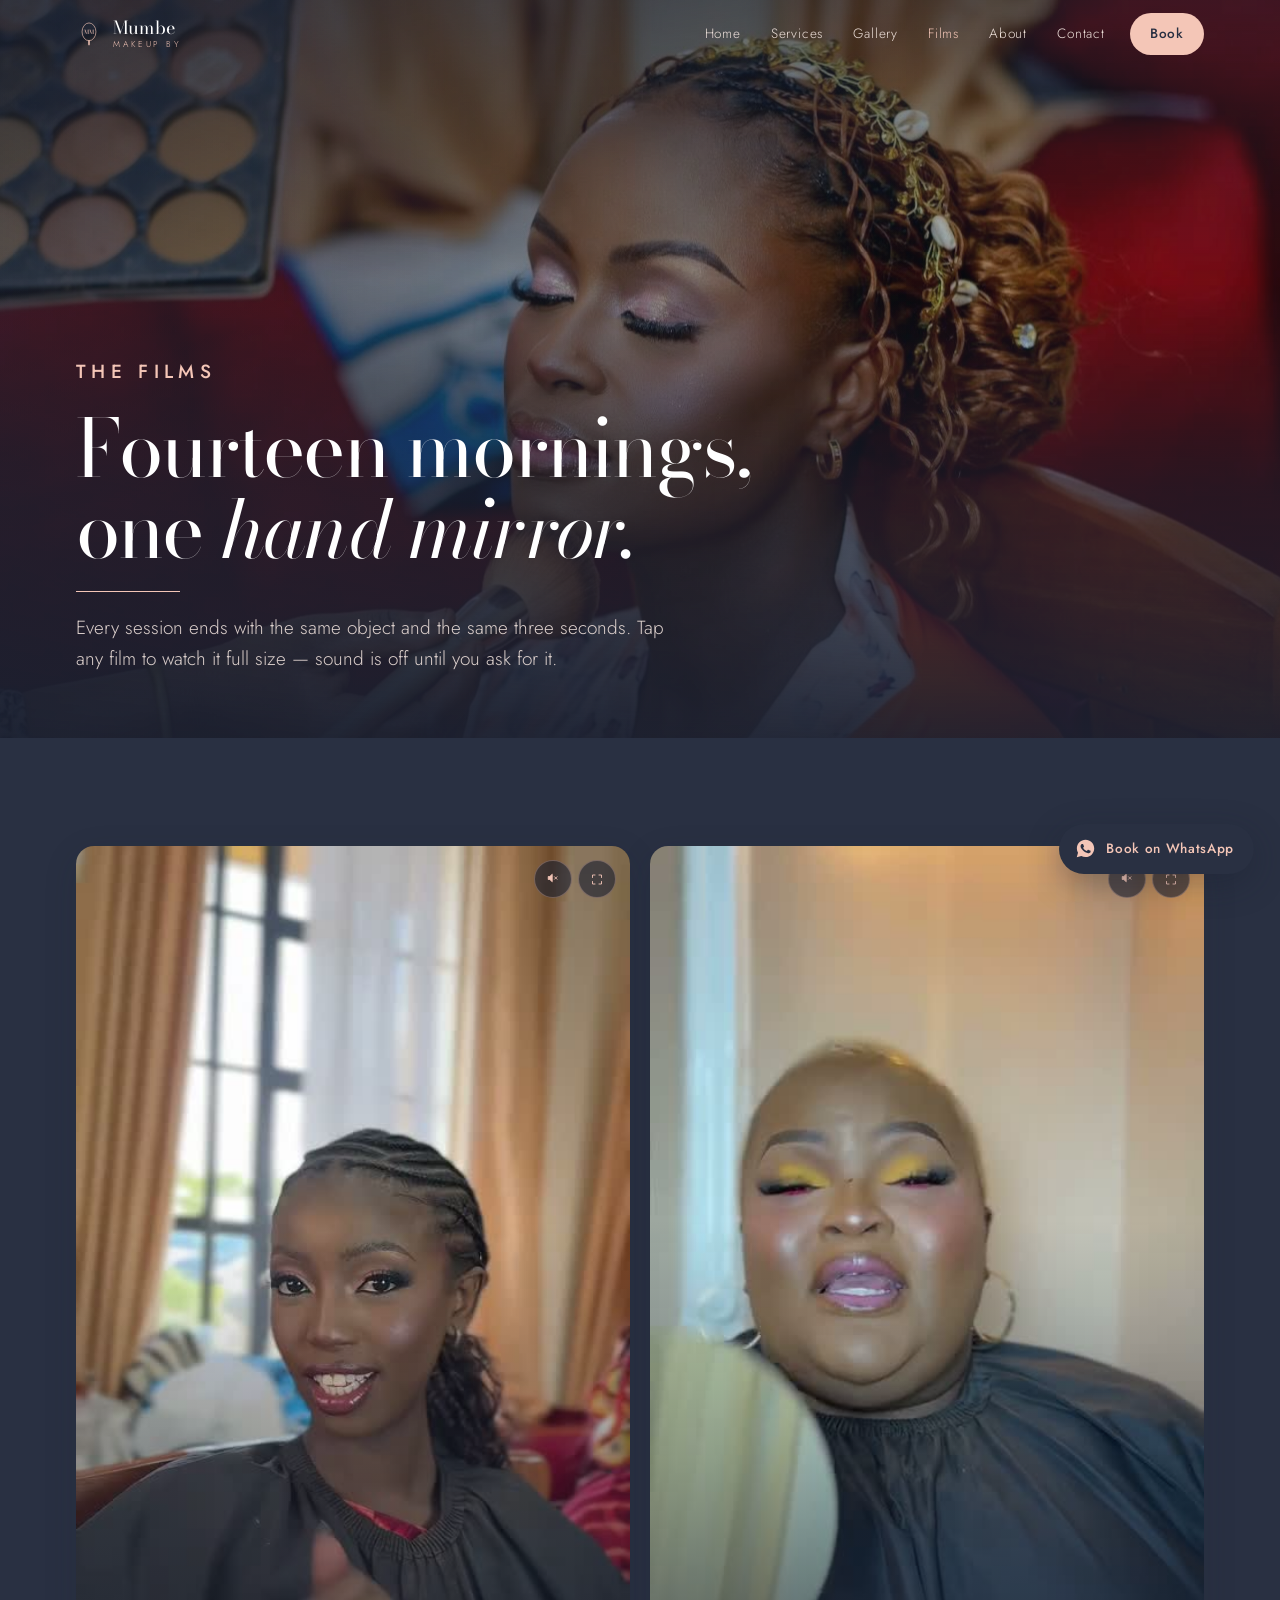
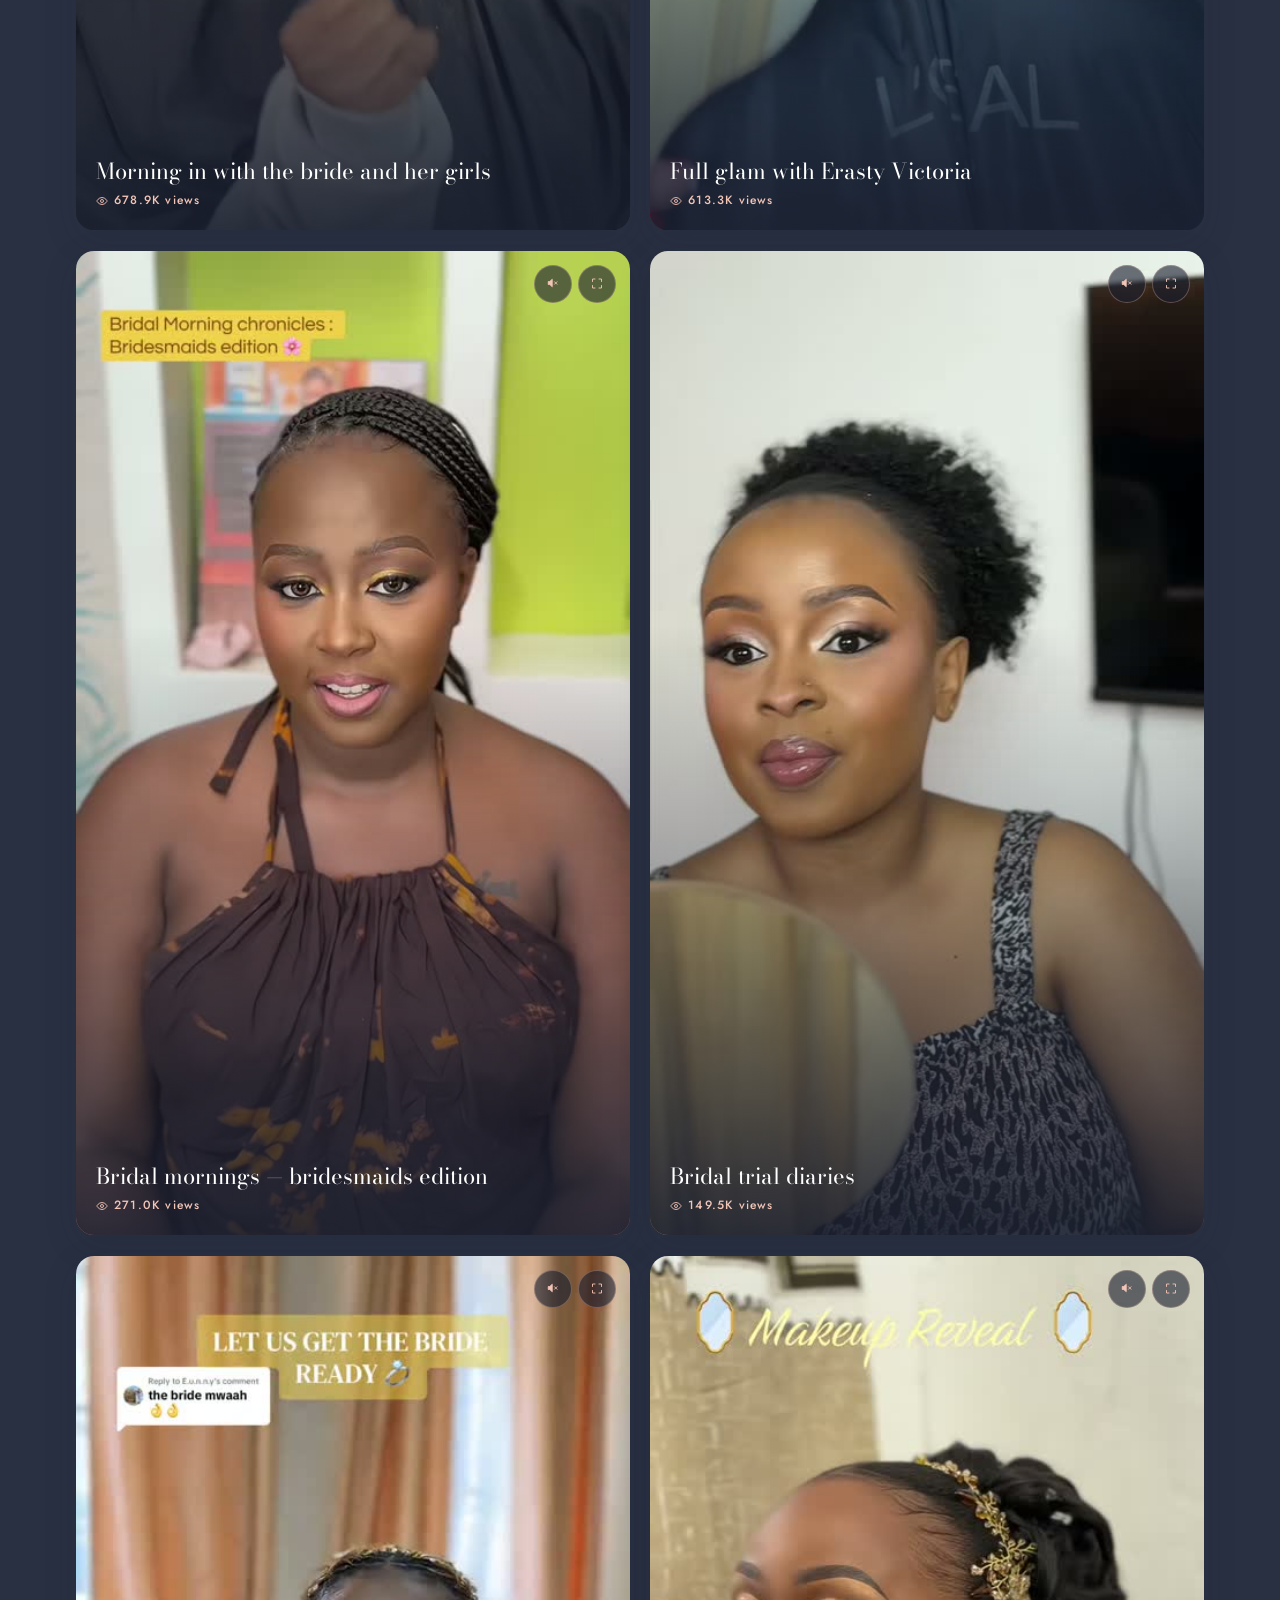
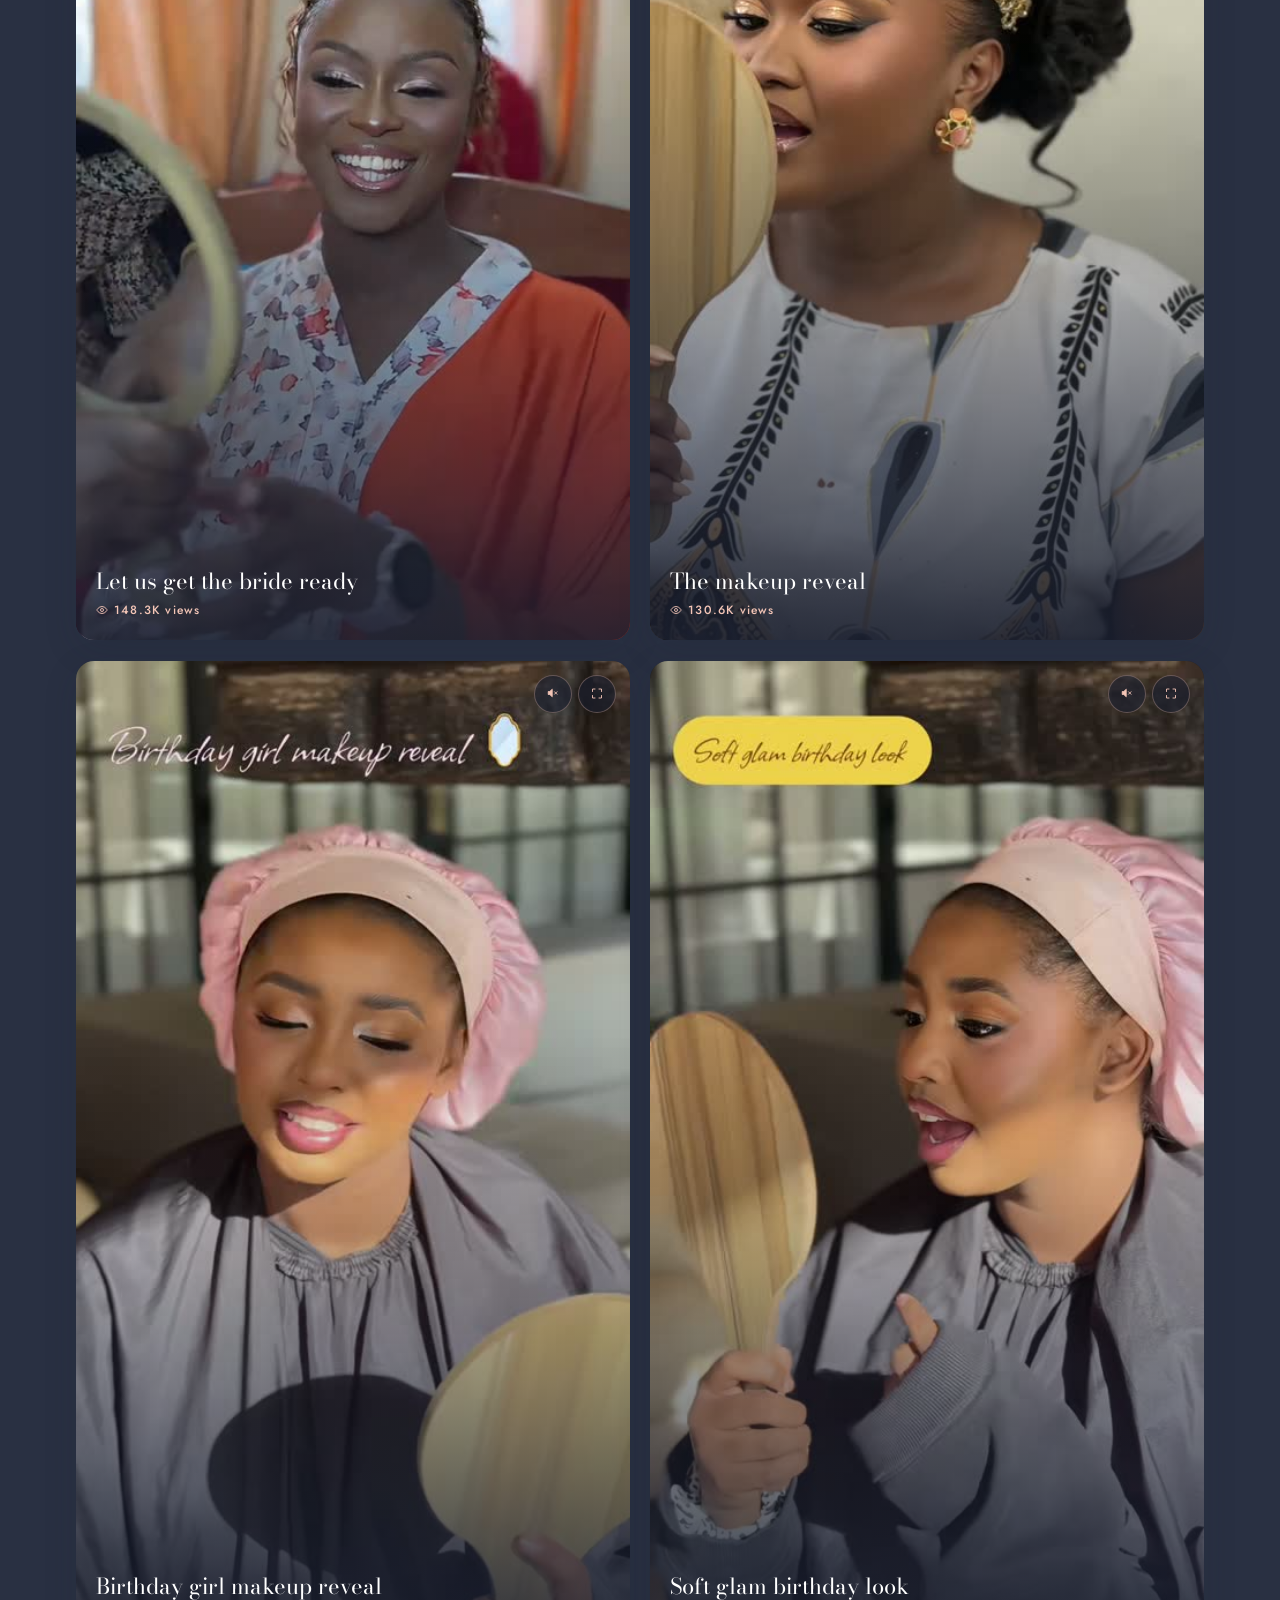
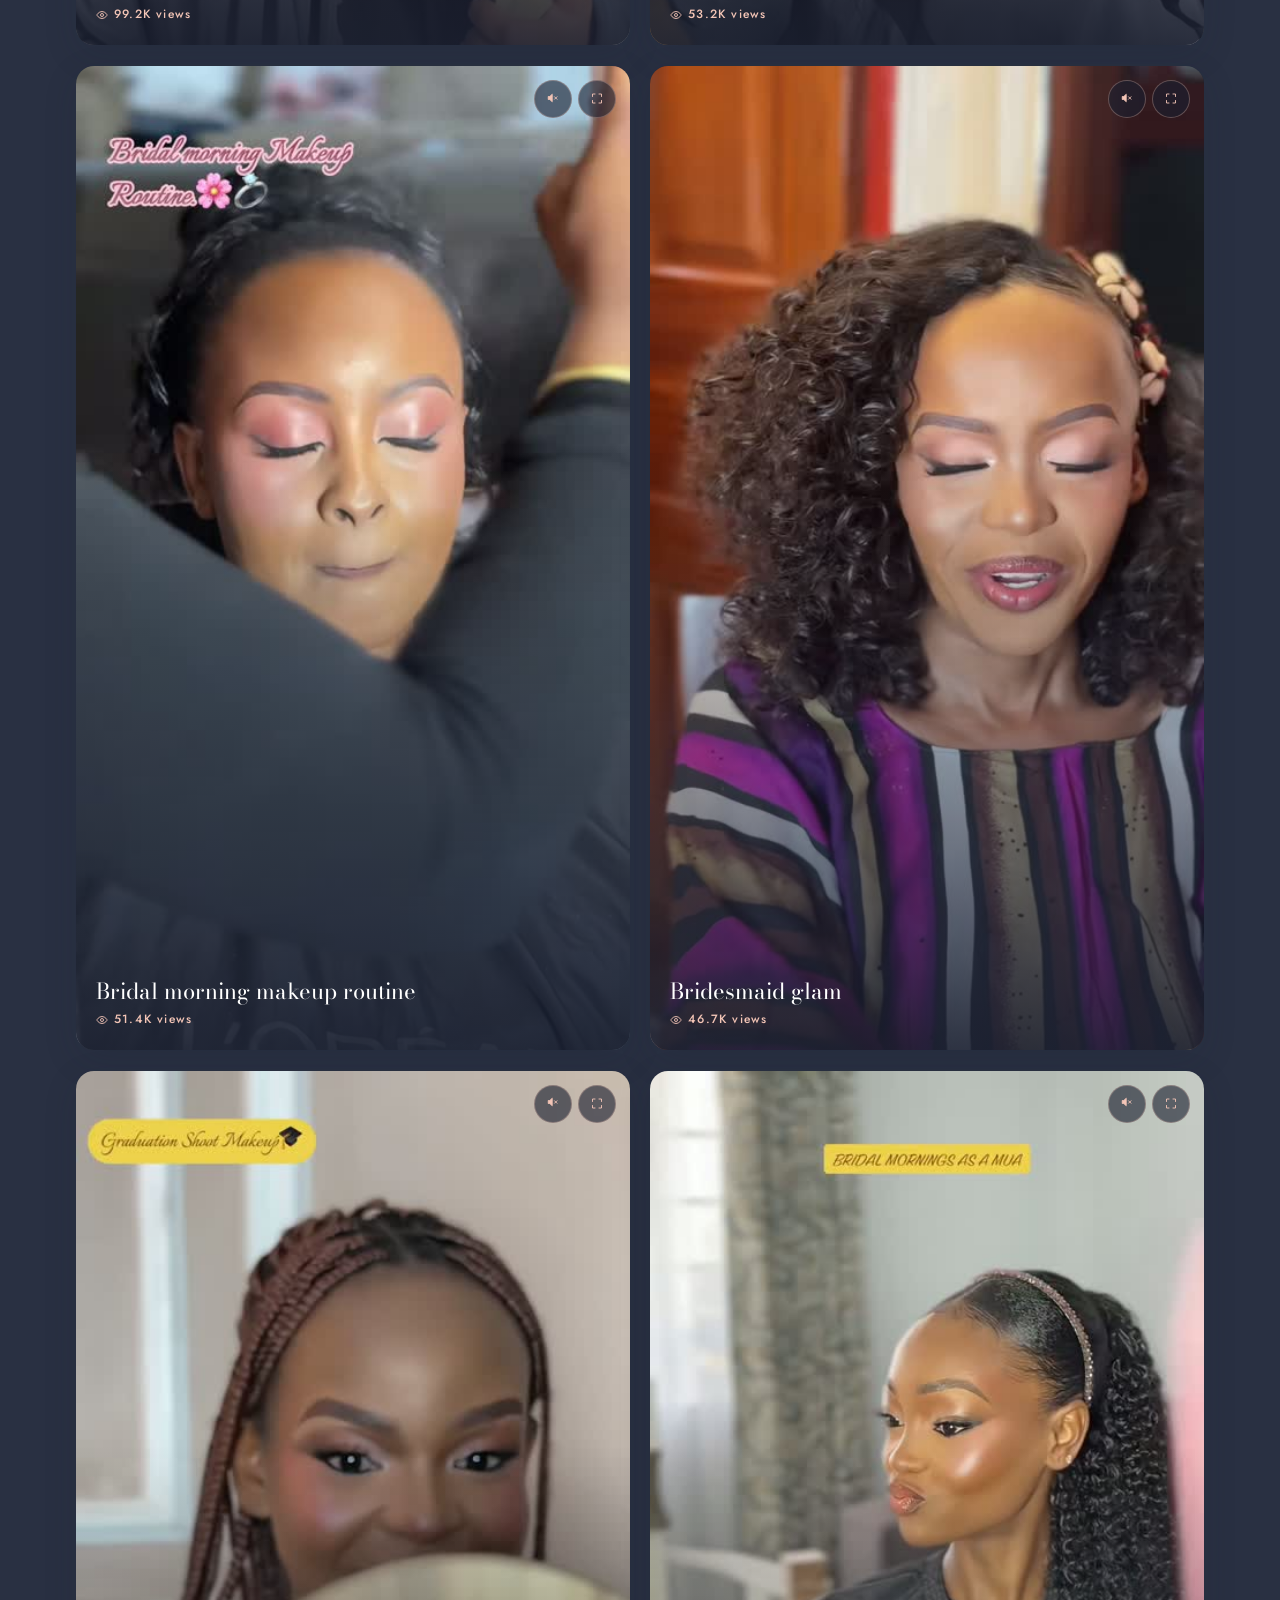
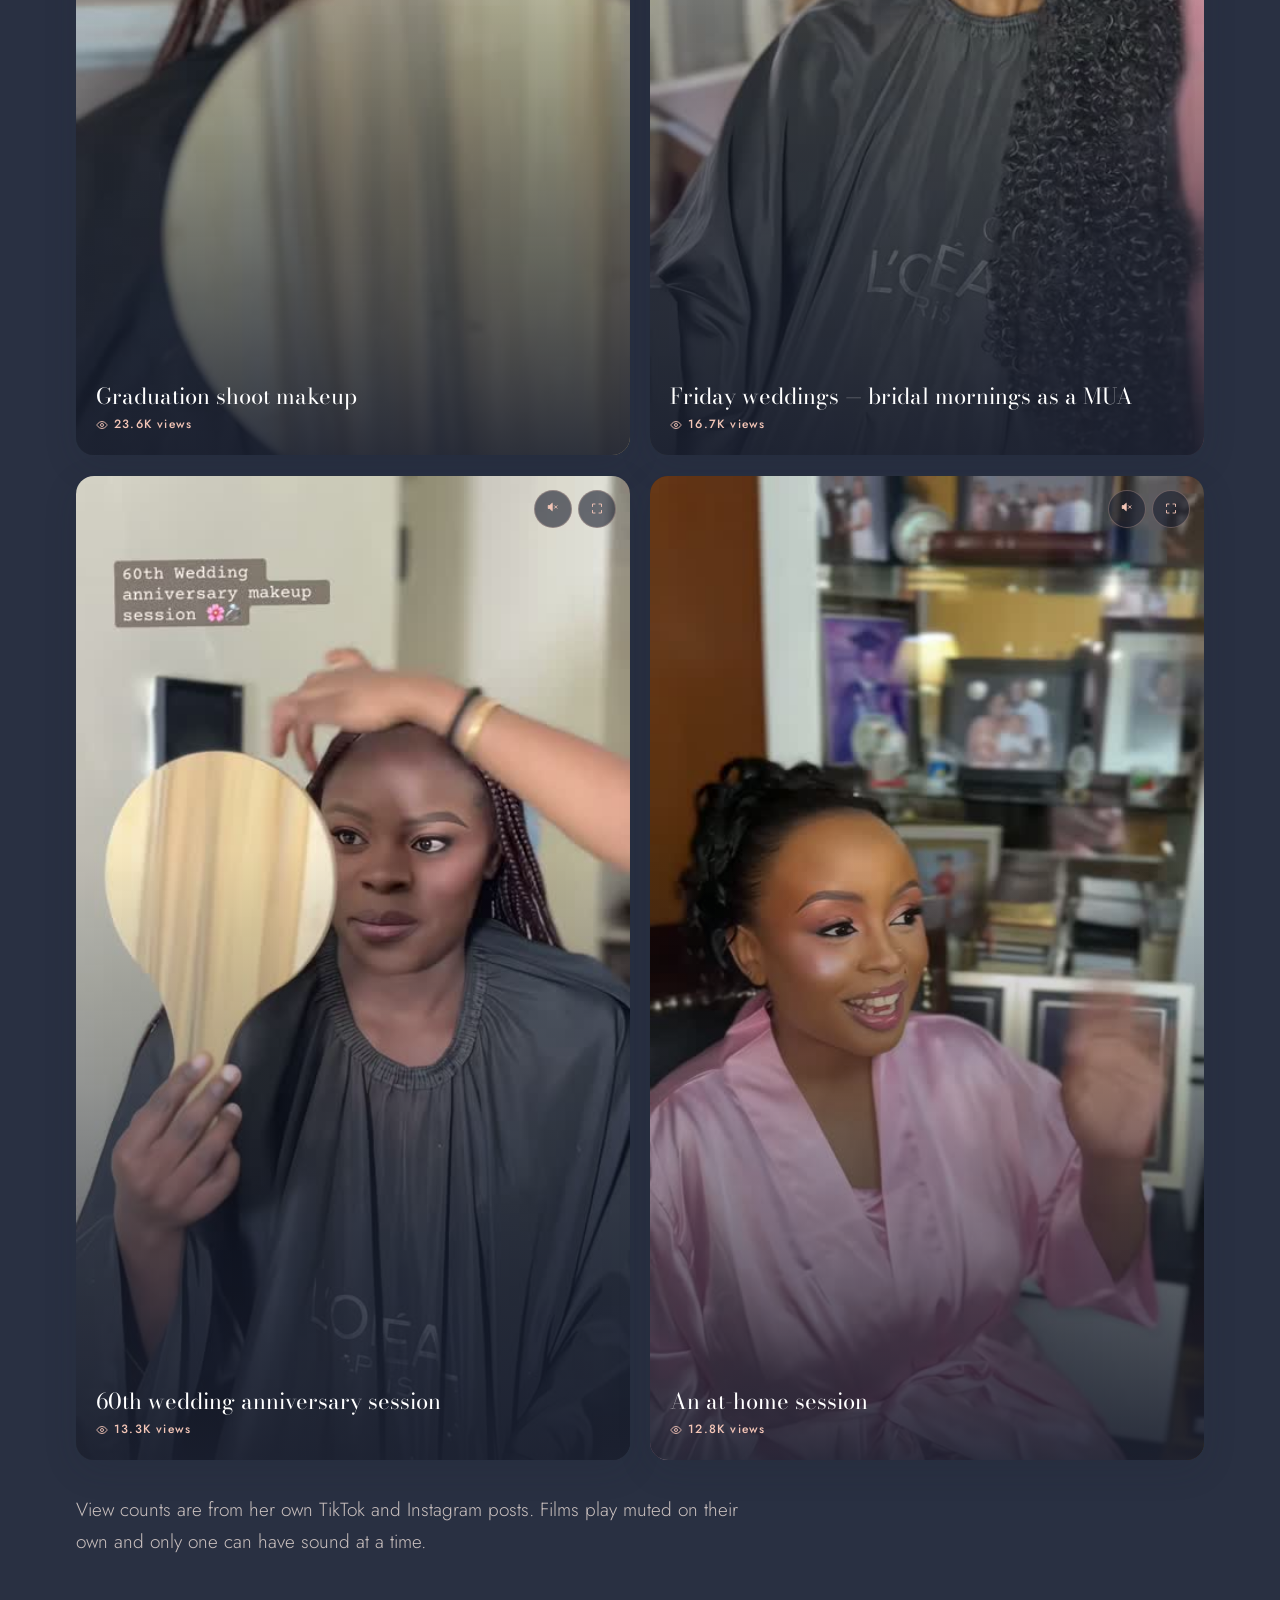
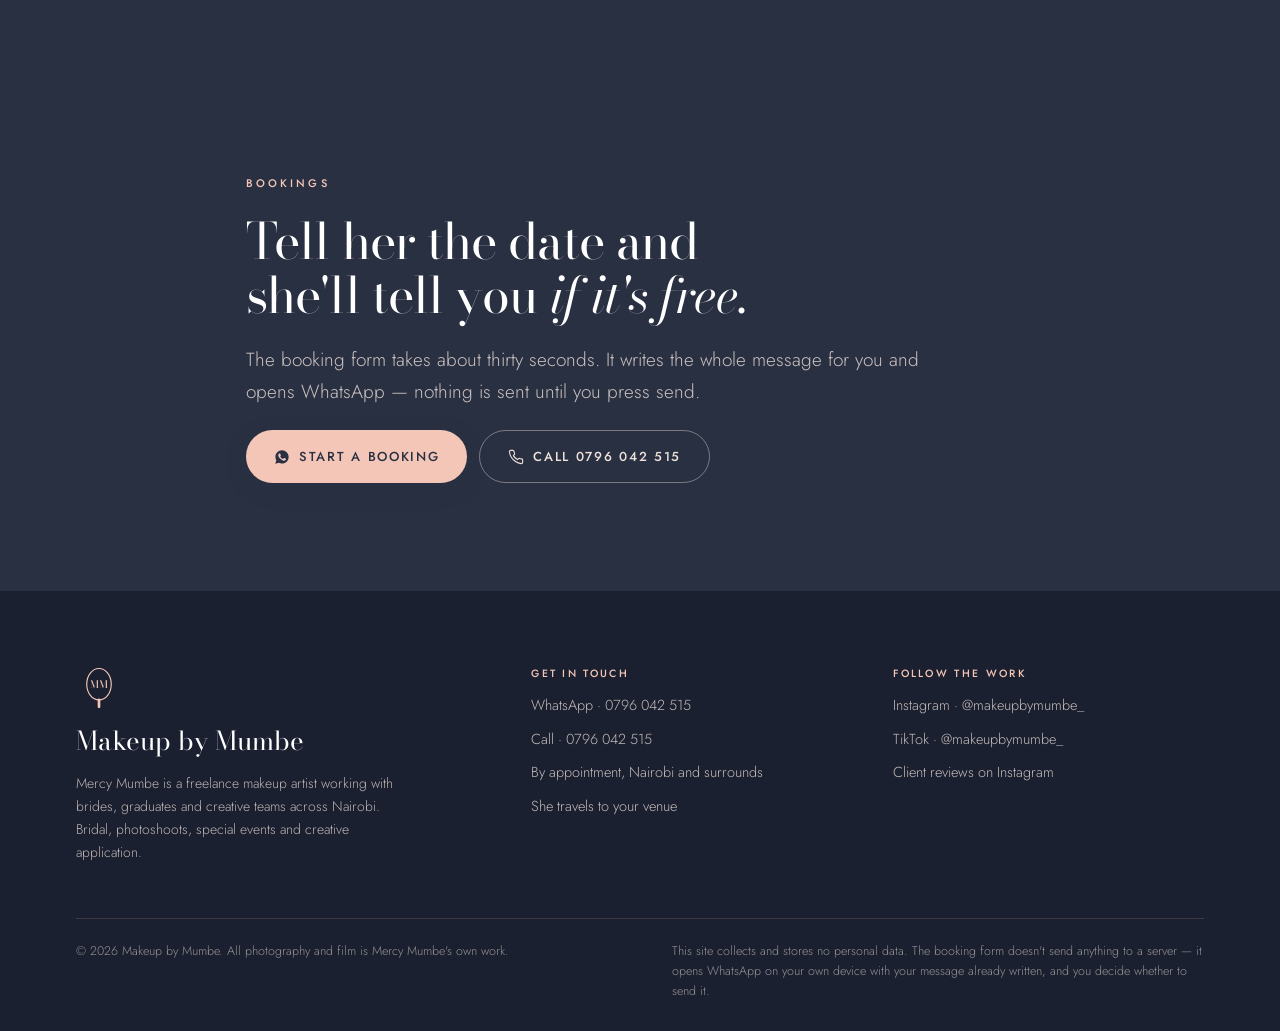
<file: films.html>
<!DOCTYPE html>
<html lang="en">
<head>
<meta charset="utf-8">
<meta name="viewport" content="width=device-width, initial-scale=1">
<title>Films — Bridal Mornings &amp; Makeup Reveals | Makeup by Mumbe</title>
<meta name="description" content="Fourteen films from Mercy Mumbe's chair: bridal mornings, trials, graduation shoots and the mirror reveals, with over 2.5 million combined views.">
<link rel="canonical" href="https://ignatius-kimeu.github.io/storyfront-makeup-by-mumbe/films.html">
<meta property="og:type" content="website">
<meta property="og:site_name" content="Makeup by Mumbe">
<meta property="og:title" content="Films — Bridal Mornings &amp; Makeup Reveals | Makeup by Mumbe">
<meta property="og:description" content="Fourteen films from Mercy Mumbe's chair: bridal mornings, trials, graduation shoots and the mirror reveals, with over 2.5 million combined views.">
<meta property="og:url" content="https://ignatius-kimeu.github.io/storyfront-makeup-by-mumbe/films.html">
<meta property="og:image" content="https://ignatius-kimeu.github.io/storyfront-makeup-by-mumbe/og-image.jpg">
<meta property="og:image:width" content="1200">
<meta property="og:image:height" content="630">
<meta name="twitter:card" content="summary_large_image">
<meta name="twitter:title" content="Films — Bridal Mornings &amp; Makeup Reveals | Makeup by Mumbe">
<meta name="twitter:description" content="Fourteen films from Mercy Mumbe's chair: bridal mornings, trials, graduation shoots and the mirror reveals, with over 2.5 million combined views.">
<meta name="twitter:image" content="https://ignatius-kimeu.github.io/storyfront-makeup-by-mumbe/og-image.jpg">
<meta name="theme-color" content="#293042">
<link rel="icon" href="data:image/svg+xml,%3Csvg xmlns='http://www.w3.org/2000/svg' viewBox='0 0 120 120'%3E%3Crect width='120' height='120' fill='%23293042'/%3E%3Cellipse cx='60' cy='50' rx='30' ry='39' fill='none' stroke='%23F4C6B7' stroke-width='6'/%3E%3Cpath d='M60 90 v20' stroke='%23F4C6B7' stroke-width='9' stroke-linecap='round'/%3E%3C/svg%3E">
<link rel="preconnect" href="https://fonts.googleapis.com">
<link rel="preconnect" href="https://fonts.gstatic.com" crossorigin>
<link rel="stylesheet" href="https://fonts.googleapis.com/css2?family=Bodoni+Moda:ital,opsz,wght@0,6..96,400;0,6..96,500;1,6..96,400&family=Jost:wght@300;400;500;600&display=swap">
<link rel="stylesheet" href="assets/site.css">
<link rel="preload" as="image" href="images/hero/films.jpg">
<script>document.documentElement.className+=" js";</script>
</head>
<body>
<a class="skip" href="#main">Skip to content</a>

<div id="splash"><svg viewBox="0 0 120 120" class="mk" aria-hidden="true" focusable="false"><ellipse class="ring" cx="60" cy="50" rx="32" ry="41" fill="none" stroke="#F4C6B7" stroke-width="3"/><path class="handle" d="M60 91 v18" stroke="#F4C6B7" stroke-width="7" stroke-linecap="round"/><text class="mono" x="60" y="61" text-anchor="middle" fill="#F4C6B7" font-family="Bodoni Moda, Georgia, serif" font-size="27" font-weight="500" letter-spacing="1">MM</text></svg></div>
<header class="hdr">
  <div class="wrap">
    <a class="brand" href="index.html" aria-label="Makeup by Mumbe — home">
      <svg viewBox="0 0 120 120" class="mk" aria-hidden="true" focusable="false"><ellipse class="ring" cx="60" cy="50" rx="32" ry="41" fill="none" stroke="#F4C6B7" stroke-width="3"/><path class="handle" d="M60 91 v18" stroke="#F4C6B7" stroke-width="7" stroke-linecap="round"/><text class="mono" x="60" y="61" text-anchor="middle" fill="#F4C6B7" font-family="Bodoni Moda, Georgia, serif" font-size="27" font-weight="500" letter-spacing="1">MM</text></svg>
      <span class="wm"><b>Mumbe</b><i>MAKEUP BY</i></span>
    </a>
    <nav class="nav" aria-label="Main">
      <a href="index.html">Home</a><a href="services.html">Services</a><a href="gallery.html">Gallery</a><a href="films.html" aria-current="page">Films</a><a href="about.html">About</a><a href="contact.html">Contact</a>
      <a class="cta" href="contact.html#book">Book</a>
    </nav>
    <button class="burger" aria-expanded="false" aria-controls="mpanel" aria-label="Menu"><span></span></button>
  </div>
</header>
<div class="panel" id="mpanel">
  <a href="index.html">Home</a><a href="services.html">Services</a><a href="gallery.html">Gallery</a><a href="films.html" aria-current="page">Films</a><a href="about.html">About</a><a href="contact.html">Contact</a>
  <a class="p-cta" href="contact.html#book">Book a session</a>
</div>
<main id="main"><section class="hero">
  <div class="hero-media" style="--pos:50% 34%">
    <img src="images/hero/films.jpg" alt="Close-up of Mercy Mumbe applying blush to a client's cheek with an open palette beside her" fetchpriority="high">
  </div>
  <div class="wrap">
    <div class="hero-in">
      <p class="eyebrow rise">The films</p>
      <h1 class="h-xl rise">Fourteen mornings,<br>one <span class="ital">hand mirror.</span></h1>
      <div class="hero-rule"></div>
      <p class="rise">Every session ends with the same object and the same three seconds. Tap any film to watch it full size — sound is off until you ask for it.</p>
      
    </div>
  </div>
  
</section>
<section class="sec sec-ink">
  <div class="wrap">
    <div class="films">
      <article class="film" data-src="videos/bride-and-her-girls.mp4"
   data-title="Morning in with the bride and her girls" data-views="678.9K" aria-label="Play: Morning in with the bride and her girls, 678.9K views">
  <img class="poster" src="images/posters/bride-and-her-girls.jpg" alt="A bride and her bridesmaids getting ready together on the wedding morning" loading="lazy" decoding="async">
  <div class="shade"></div>
  <div class="tools">
    <button class="tool sound muted" aria-label="Turn sound on" aria-pressed="false">
      <span class="on"><svg viewBox="0 0 24 24" fill="none" stroke="currentColor" stroke-width="1.8" stroke-linecap="round" stroke-linejoin="round" aria-hidden="true"><polygon points="10 5 5.5 9 2.5 9 2.5 15 5.5 15 10 19" fill="currentColor"/><path d="M14.5 9.2a4 4 0 0 1 0 5.6M17.6 6.4a8 8 0 0 1 0 11.2"/></svg></span><span class="off"><svg viewBox="0 0 24 24" fill="none" stroke="currentColor" stroke-width="1.8" stroke-linecap="round" stroke-linejoin="round" aria-hidden="true"><polygon points="10 5 5.5 9 2.5 9 2.5 15 5.5 15 10 19" fill="currentColor"/><path d="M15 9.5l5 5M20 9.5l-5 5"/></svg></span>
    </button>
    <button class="tool full" aria-label="Play Morning in with the bride and her girls full screen"><svg viewBox="0 0 24 24" fill="none" stroke="currentColor" stroke-width="1.8" stroke-linecap="round" stroke-linejoin="round" aria-hidden="true"><path d="M8 3H3v5M16 3h5v5M16 21h5v-5M8 21H3v-5"/></svg></button>
  </div>
  <div class="meta">
    <h3>Morning in with the bride and her girls</h3>
    <span class="views"><svg viewBox="0 0 24 24" fill="none" stroke="currentColor" stroke-width="1.8" aria-hidden="true"><path d="M1.6 12S5.3 5 12 5s10.4 7 10.4 7-3.7 7-10.4 7S1.6 12 1.6 12z"/><circle cx="12" cy="12" r="3"/></svg>678.9K views</span>
  </div>
</article><article class="film" data-src="videos/erasty-victoria.mp4"
   data-title="Full glam with Erasty Victoria" data-views="613.3K" aria-label="Play: Full glam with Erasty Victoria, 613.3K views">
  <img class="poster" src="images/posters/erasty-victoria.jpg" alt="Content creator Erasty Victoria having a full glam look applied" loading="lazy" decoding="async">
  <div class="shade"></div>
  <div class="tools">
    <button class="tool sound muted" aria-label="Turn sound on" aria-pressed="false">
      <span class="on"><svg viewBox="0 0 24 24" fill="none" stroke="currentColor" stroke-width="1.8" stroke-linecap="round" stroke-linejoin="round" aria-hidden="true"><polygon points="10 5 5.5 9 2.5 9 2.5 15 5.5 15 10 19" fill="currentColor"/><path d="M14.5 9.2a4 4 0 0 1 0 5.6M17.6 6.4a8 8 0 0 1 0 11.2"/></svg></span><span class="off"><svg viewBox="0 0 24 24" fill="none" stroke="currentColor" stroke-width="1.8" stroke-linecap="round" stroke-linejoin="round" aria-hidden="true"><polygon points="10 5 5.5 9 2.5 9 2.5 15 5.5 15 10 19" fill="currentColor"/><path d="M15 9.5l5 5M20 9.5l-5 5"/></svg></span>
    </button>
    <button class="tool full" aria-label="Play Full glam with Erasty Victoria full screen"><svg viewBox="0 0 24 24" fill="none" stroke="currentColor" stroke-width="1.8" stroke-linecap="round" stroke-linejoin="round" aria-hidden="true"><path d="M8 3H3v5M16 3h5v5M16 21h5v-5M8 21H3v-5"/></svg></button>
  </div>
  <div class="meta">
    <h3>Full glam with Erasty Victoria</h3>
    <span class="views"><svg viewBox="0 0 24 24" fill="none" stroke="currentColor" stroke-width="1.8" aria-hidden="true"><path d="M1.6 12S5.3 5 12 5s10.4 7 10.4 7-3.7 7-10.4 7S1.6 12 1.6 12z"/><circle cx="12" cy="12" r="3"/></svg>613.3K views</span>
  </div>
</article><article class="film" data-src="videos/bridesmaids-edition.mp4"
   data-title="Bridal mornings — bridesmaids edition" data-views="271.0K" aria-label="Play: Bridal mornings — bridesmaids edition, 271.0K views">
  <img class="poster" src="images/posters/bridesmaids-edition.jpg" alt="A bridesmaid having her makeup finished on the morning of a wedding" loading="lazy" decoding="async">
  <div class="shade"></div>
  <div class="tools">
    <button class="tool sound muted" aria-label="Turn sound on" aria-pressed="false">
      <span class="on"><svg viewBox="0 0 24 24" fill="none" stroke="currentColor" stroke-width="1.8" stroke-linecap="round" stroke-linejoin="round" aria-hidden="true"><polygon points="10 5 5.5 9 2.5 9 2.5 15 5.5 15 10 19" fill="currentColor"/><path d="M14.5 9.2a4 4 0 0 1 0 5.6M17.6 6.4a8 8 0 0 1 0 11.2"/></svg></span><span class="off"><svg viewBox="0 0 24 24" fill="none" stroke="currentColor" stroke-width="1.8" stroke-linecap="round" stroke-linejoin="round" aria-hidden="true"><polygon points="10 5 5.5 9 2.5 9 2.5 15 5.5 15 10 19" fill="currentColor"/><path d="M15 9.5l5 5M20 9.5l-5 5"/></svg></span>
    </button>
    <button class="tool full" aria-label="Play Bridal mornings — bridesmaids edition full screen"><svg viewBox="0 0 24 24" fill="none" stroke="currentColor" stroke-width="1.8" stroke-linecap="round" stroke-linejoin="round" aria-hidden="true"><path d="M8 3H3v5M16 3h5v5M16 21h5v-5M8 21H3v-5"/></svg></button>
  </div>
  <div class="meta">
    <h3>Bridal mornings — bridesmaids edition</h3>
    <span class="views"><svg viewBox="0 0 24 24" fill="none" stroke="currentColor" stroke-width="1.8" aria-hidden="true"><path d="M1.6 12S5.3 5 12 5s10.4 7 10.4 7-3.7 7-10.4 7S1.6 12 1.6 12z"/><circle cx="12" cy="12" r="3"/></svg>271.0K views</span>
  </div>
</article><article class="film" data-src="videos/bridal-trial-diaries.mp4"
   data-title="Bridal trial diaries" data-views="149.5K" aria-label="Play: Bridal trial diaries, 149.5K views">
  <img class="poster" src="images/posters/bridal-trial-diaries.jpg" alt="A bride at her makeup trial, looking at the finished look" loading="lazy" decoding="async">
  <div class="shade"></div>
  <div class="tools">
    <button class="tool sound muted" aria-label="Turn sound on" aria-pressed="false">
      <span class="on"><svg viewBox="0 0 24 24" fill="none" stroke="currentColor" stroke-width="1.8" stroke-linecap="round" stroke-linejoin="round" aria-hidden="true"><polygon points="10 5 5.5 9 2.5 9 2.5 15 5.5 15 10 19" fill="currentColor"/><path d="M14.5 9.2a4 4 0 0 1 0 5.6M17.6 6.4a8 8 0 0 1 0 11.2"/></svg></span><span class="off"><svg viewBox="0 0 24 24" fill="none" stroke="currentColor" stroke-width="1.8" stroke-linecap="round" stroke-linejoin="round" aria-hidden="true"><polygon points="10 5 5.5 9 2.5 9 2.5 15 5.5 15 10 19" fill="currentColor"/><path d="M15 9.5l5 5M20 9.5l-5 5"/></svg></span>
    </button>
    <button class="tool full" aria-label="Play Bridal trial diaries full screen"><svg viewBox="0 0 24 24" fill="none" stroke="currentColor" stroke-width="1.8" stroke-linecap="round" stroke-linejoin="round" aria-hidden="true"><path d="M8 3H3v5M16 3h5v5M16 21h5v-5M8 21H3v-5"/></svg></button>
  </div>
  <div class="meta">
    <h3>Bridal trial diaries</h3>
    <span class="views"><svg viewBox="0 0 24 24" fill="none" stroke="currentColor" stroke-width="1.8" aria-hidden="true"><path d="M1.6 12S5.3 5 12 5s10.4 7 10.4 7-3.7 7-10.4 7S1.6 12 1.6 12z"/><circle cx="12" cy="12" r="3"/></svg>149.5K views</span>
  </div>
</article><article class="film" data-src="videos/bride-ready.mp4"
   data-title="Let us get the bride ready" data-views="148.3K" aria-label="Play: Let us get the bride ready, 148.3K views">
  <img class="poster" src="images/posters/bride-ready.jpg" alt="A bride being prepared for her wedding day" loading="lazy" decoding="async">
  <div class="shade"></div>
  <div class="tools">
    <button class="tool sound muted" aria-label="Turn sound on" aria-pressed="false">
      <span class="on"><svg viewBox="0 0 24 24" fill="none" stroke="currentColor" stroke-width="1.8" stroke-linecap="round" stroke-linejoin="round" aria-hidden="true"><polygon points="10 5 5.5 9 2.5 9 2.5 15 5.5 15 10 19" fill="currentColor"/><path d="M14.5 9.2a4 4 0 0 1 0 5.6M17.6 6.4a8 8 0 0 1 0 11.2"/></svg></span><span class="off"><svg viewBox="0 0 24 24" fill="none" stroke="currentColor" stroke-width="1.8" stroke-linecap="round" stroke-linejoin="round" aria-hidden="true"><polygon points="10 5 5.5 9 2.5 9 2.5 15 5.5 15 10 19" fill="currentColor"/><path d="M15 9.5l5 5M20 9.5l-5 5"/></svg></span>
    </button>
    <button class="tool full" aria-label="Play Let us get the bride ready full screen"><svg viewBox="0 0 24 24" fill="none" stroke="currentColor" stroke-width="1.8" stroke-linecap="round" stroke-linejoin="round" aria-hidden="true"><path d="M8 3H3v5M16 3h5v5M16 21h5v-5M8 21H3v-5"/></svg></button>
  </div>
  <div class="meta">
    <h3>Let us get the bride ready</h3>
    <span class="views"><svg viewBox="0 0 24 24" fill="none" stroke="currentColor" stroke-width="1.8" aria-hidden="true"><path d="M1.6 12S5.3 5 12 5s10.4 7 10.4 7-3.7 7-10.4 7S1.6 12 1.6 12z"/><circle cx="12" cy="12" r="3"/></svg>148.3K views</span>
  </div>
</article><article class="film" data-src="videos/makeup-reveal.mp4"
   data-title="The makeup reveal" data-views="130.6K" aria-label="Play: The makeup reveal, 130.6K views">
  <img class="poster" src="images/posters/makeup-reveal.jpg" alt="A client seeing her finished makeup in a hand mirror" loading="lazy" decoding="async">
  <div class="shade"></div>
  <div class="tools">
    <button class="tool sound muted" aria-label="Turn sound on" aria-pressed="false">
      <span class="on"><svg viewBox="0 0 24 24" fill="none" stroke="currentColor" stroke-width="1.8" stroke-linecap="round" stroke-linejoin="round" aria-hidden="true"><polygon points="10 5 5.5 9 2.5 9 2.5 15 5.5 15 10 19" fill="currentColor"/><path d="M14.5 9.2a4 4 0 0 1 0 5.6M17.6 6.4a8 8 0 0 1 0 11.2"/></svg></span><span class="off"><svg viewBox="0 0 24 24" fill="none" stroke="currentColor" stroke-width="1.8" stroke-linecap="round" stroke-linejoin="round" aria-hidden="true"><polygon points="10 5 5.5 9 2.5 9 2.5 15 5.5 15 10 19" fill="currentColor"/><path d="M15 9.5l5 5M20 9.5l-5 5"/></svg></span>
    </button>
    <button class="tool full" aria-label="Play The makeup reveal full screen"><svg viewBox="0 0 24 24" fill="none" stroke="currentColor" stroke-width="1.8" stroke-linecap="round" stroke-linejoin="round" aria-hidden="true"><path d="M8 3H3v5M16 3h5v5M16 21h5v-5M8 21H3v-5"/></svg></button>
  </div>
  <div class="meta">
    <h3>The makeup reveal</h3>
    <span class="views"><svg viewBox="0 0 24 24" fill="none" stroke="currentColor" stroke-width="1.8" aria-hidden="true"><path d="M1.6 12S5.3 5 12 5s10.4 7 10.4 7-3.7 7-10.4 7S1.6 12 1.6 12z"/><circle cx="12" cy="12" r="3"/></svg>130.6K views</span>
  </div>
</article><article class="film" data-src="videos/birthday-girl.mp4"
   data-title="Birthday girl makeup reveal" data-views="99.2K" aria-label="Play: Birthday girl makeup reveal, 99.2K views">
  <img class="poster" src="images/posters/birthday-girl.jpg" alt="A birthday client reacting to her finished makeup" loading="lazy" decoding="async">
  <div class="shade"></div>
  <div class="tools">
    <button class="tool sound muted" aria-label="Turn sound on" aria-pressed="false">
      <span class="on"><svg viewBox="0 0 24 24" fill="none" stroke="currentColor" stroke-width="1.8" stroke-linecap="round" stroke-linejoin="round" aria-hidden="true"><polygon points="10 5 5.5 9 2.5 9 2.5 15 5.5 15 10 19" fill="currentColor"/><path d="M14.5 9.2a4 4 0 0 1 0 5.6M17.6 6.4a8 8 0 0 1 0 11.2"/></svg></span><span class="off"><svg viewBox="0 0 24 24" fill="none" stroke="currentColor" stroke-width="1.8" stroke-linecap="round" stroke-linejoin="round" aria-hidden="true"><polygon points="10 5 5.5 9 2.5 9 2.5 15 5.5 15 10 19" fill="currentColor"/><path d="M15 9.5l5 5M20 9.5l-5 5"/></svg></span>
    </button>
    <button class="tool full" aria-label="Play Birthday girl makeup reveal full screen"><svg viewBox="0 0 24 24" fill="none" stroke="currentColor" stroke-width="1.8" stroke-linecap="round" stroke-linejoin="round" aria-hidden="true"><path d="M8 3H3v5M16 3h5v5M16 21h5v-5M8 21H3v-5"/></svg></button>
  </div>
  <div class="meta">
    <h3>Birthday girl makeup reveal</h3>
    <span class="views"><svg viewBox="0 0 24 24" fill="none" stroke="currentColor" stroke-width="1.8" aria-hidden="true"><path d="M1.6 12S5.3 5 12 5s10.4 7 10.4 7-3.7 7-10.4 7S1.6 12 1.6 12z"/><circle cx="12" cy="12" r="3"/></svg>99.2K views</span>
  </div>
</article><article class="film" data-src="videos/soft-glam-birthday.mp4"
   data-title="Soft glam birthday look" data-views="53.2K" aria-label="Play: Soft glam birthday look, 53.2K views">
  <img class="poster" src="images/posters/soft-glam-birthday.jpg" alt="A soft glam birthday look being applied" loading="lazy" decoding="async">
  <div class="shade"></div>
  <div class="tools">
    <button class="tool sound muted" aria-label="Turn sound on" aria-pressed="false">
      <span class="on"><svg viewBox="0 0 24 24" fill="none" stroke="currentColor" stroke-width="1.8" stroke-linecap="round" stroke-linejoin="round" aria-hidden="true"><polygon points="10 5 5.5 9 2.5 9 2.5 15 5.5 15 10 19" fill="currentColor"/><path d="M14.5 9.2a4 4 0 0 1 0 5.6M17.6 6.4a8 8 0 0 1 0 11.2"/></svg></span><span class="off"><svg viewBox="0 0 24 24" fill="none" stroke="currentColor" stroke-width="1.8" stroke-linecap="round" stroke-linejoin="round" aria-hidden="true"><polygon points="10 5 5.5 9 2.5 9 2.5 15 5.5 15 10 19" fill="currentColor"/><path d="M15 9.5l5 5M20 9.5l-5 5"/></svg></span>
    </button>
    <button class="tool full" aria-label="Play Soft glam birthday look full screen"><svg viewBox="0 0 24 24" fill="none" stroke="currentColor" stroke-width="1.8" stroke-linecap="round" stroke-linejoin="round" aria-hidden="true"><path d="M8 3H3v5M16 3h5v5M16 21h5v-5M8 21H3v-5"/></svg></button>
  </div>
  <div class="meta">
    <h3>Soft glam birthday look</h3>
    <span class="views"><svg viewBox="0 0 24 24" fill="none" stroke="currentColor" stroke-width="1.8" aria-hidden="true"><path d="M1.6 12S5.3 5 12 5s10.4 7 10.4 7-3.7 7-10.4 7S1.6 12 1.6 12z"/><circle cx="12" cy="12" r="3"/></svg>53.2K views</span>
  </div>
</article><article class="film" data-src="videos/bridal-morning-routine.mp4"
   data-title="Bridal morning makeup routine" data-views="51.4K" aria-label="Play: Bridal morning makeup routine, 51.4K views">
  <img class="poster" src="images/posters/bridal-morning-routine.jpg" alt="A bridal morning makeup routine from start to finish" loading="lazy" decoding="async">
  <div class="shade"></div>
  <div class="tools">
    <button class="tool sound muted" aria-label="Turn sound on" aria-pressed="false">
      <span class="on"><svg viewBox="0 0 24 24" fill="none" stroke="currentColor" stroke-width="1.8" stroke-linecap="round" stroke-linejoin="round" aria-hidden="true"><polygon points="10 5 5.5 9 2.5 9 2.5 15 5.5 15 10 19" fill="currentColor"/><path d="M14.5 9.2a4 4 0 0 1 0 5.6M17.6 6.4a8 8 0 0 1 0 11.2"/></svg></span><span class="off"><svg viewBox="0 0 24 24" fill="none" stroke="currentColor" stroke-width="1.8" stroke-linecap="round" stroke-linejoin="round" aria-hidden="true"><polygon points="10 5 5.5 9 2.5 9 2.5 15 5.5 15 10 19" fill="currentColor"/><path d="M15 9.5l5 5M20 9.5l-5 5"/></svg></span>
    </button>
    <button class="tool full" aria-label="Play Bridal morning makeup routine full screen"><svg viewBox="0 0 24 24" fill="none" stroke="currentColor" stroke-width="1.8" stroke-linecap="round" stroke-linejoin="round" aria-hidden="true"><path d="M8 3H3v5M16 3h5v5M16 21h5v-5M8 21H3v-5"/></svg></button>
  </div>
  <div class="meta">
    <h3>Bridal morning makeup routine</h3>
    <span class="views"><svg viewBox="0 0 24 24" fill="none" stroke="currentColor" stroke-width="1.8" aria-hidden="true"><path d="M1.6 12S5.3 5 12 5s10.4 7 10.4 7-3.7 7-10.4 7S1.6 12 1.6 12z"/><circle cx="12" cy="12" r="3"/></svg>51.4K views</span>
  </div>
</article><article class="film" data-src="videos/bridesmaid.mp4"
   data-title="Bridesmaid glam" data-views="46.7K" aria-label="Play: Bridesmaid glam, 46.7K views">
  <img class="poster" src="images/posters/bridesmaid.jpg" alt="A bridesmaid having her makeup done before a wedding" loading="lazy" decoding="async">
  <div class="shade"></div>
  <div class="tools">
    <button class="tool sound muted" aria-label="Turn sound on" aria-pressed="false">
      <span class="on"><svg viewBox="0 0 24 24" fill="none" stroke="currentColor" stroke-width="1.8" stroke-linecap="round" stroke-linejoin="round" aria-hidden="true"><polygon points="10 5 5.5 9 2.5 9 2.5 15 5.5 15 10 19" fill="currentColor"/><path d="M14.5 9.2a4 4 0 0 1 0 5.6M17.6 6.4a8 8 0 0 1 0 11.2"/></svg></span><span class="off"><svg viewBox="0 0 24 24" fill="none" stroke="currentColor" stroke-width="1.8" stroke-linecap="round" stroke-linejoin="round" aria-hidden="true"><polygon points="10 5 5.5 9 2.5 9 2.5 15 5.5 15 10 19" fill="currentColor"/><path d="M15 9.5l5 5M20 9.5l-5 5"/></svg></span>
    </button>
    <button class="tool full" aria-label="Play Bridesmaid glam full screen"><svg viewBox="0 0 24 24" fill="none" stroke="currentColor" stroke-width="1.8" stroke-linecap="round" stroke-linejoin="round" aria-hidden="true"><path d="M8 3H3v5M16 3h5v5M16 21h5v-5M8 21H3v-5"/></svg></button>
  </div>
  <div class="meta">
    <h3>Bridesmaid glam</h3>
    <span class="views"><svg viewBox="0 0 24 24" fill="none" stroke="currentColor" stroke-width="1.8" aria-hidden="true"><path d="M1.6 12S5.3 5 12 5s10.4 7 10.4 7-3.7 7-10.4 7S1.6 12 1.6 12z"/><circle cx="12" cy="12" r="3"/></svg>46.7K views</span>
  </div>
</article><article class="film" data-src="videos/graduation-shoot.mp4"
   data-title="Graduation shoot makeup" data-views="23.6K" aria-label="Play: Graduation shoot makeup, 23.6K views">
  <img class="poster" src="images/posters/graduation-shoot.jpg" alt="A graduate having makeup applied for her graduation shoot" loading="lazy" decoding="async">
  <div class="shade"></div>
  <div class="tools">
    <button class="tool sound muted" aria-label="Turn sound on" aria-pressed="false">
      <span class="on"><svg viewBox="0 0 24 24" fill="none" stroke="currentColor" stroke-width="1.8" stroke-linecap="round" stroke-linejoin="round" aria-hidden="true"><polygon points="10 5 5.5 9 2.5 9 2.5 15 5.5 15 10 19" fill="currentColor"/><path d="M14.5 9.2a4 4 0 0 1 0 5.6M17.6 6.4a8 8 0 0 1 0 11.2"/></svg></span><span class="off"><svg viewBox="0 0 24 24" fill="none" stroke="currentColor" stroke-width="1.8" stroke-linecap="round" stroke-linejoin="round" aria-hidden="true"><polygon points="10 5 5.5 9 2.5 9 2.5 15 5.5 15 10 19" fill="currentColor"/><path d="M15 9.5l5 5M20 9.5l-5 5"/></svg></span>
    </button>
    <button class="tool full" aria-label="Play Graduation shoot makeup full screen"><svg viewBox="0 0 24 24" fill="none" stroke="currentColor" stroke-width="1.8" stroke-linecap="round" stroke-linejoin="round" aria-hidden="true"><path d="M8 3H3v5M16 3h5v5M16 21h5v-5M8 21H3v-5"/></svg></button>
  </div>
  <div class="meta">
    <h3>Graduation shoot makeup</h3>
    <span class="views"><svg viewBox="0 0 24 24" fill="none" stroke="currentColor" stroke-width="1.8" aria-hidden="true"><path d="M1.6 12S5.3 5 12 5s10.4 7 10.4 7-3.7 7-10.4 7S1.6 12 1.6 12z"/><circle cx="12" cy="12" r="3"/></svg>23.6K views</span>
  </div>
</article><article class="film" data-src="videos/friday-weddings.mp4"
   data-title="Friday weddings — bridal mornings as a MUA" data-views="16.7K" aria-label="Play: Friday weddings — bridal mornings as a MUA, 16.7K views">
  <img class="poster" src="images/posters/friday-weddings.jpg" alt="Behind the scenes on a Friday wedding morning" loading="lazy" decoding="async">
  <div class="shade"></div>
  <div class="tools">
    <button class="tool sound muted" aria-label="Turn sound on" aria-pressed="false">
      <span class="on"><svg viewBox="0 0 24 24" fill="none" stroke="currentColor" stroke-width="1.8" stroke-linecap="round" stroke-linejoin="round" aria-hidden="true"><polygon points="10 5 5.5 9 2.5 9 2.5 15 5.5 15 10 19" fill="currentColor"/><path d="M14.5 9.2a4 4 0 0 1 0 5.6M17.6 6.4a8 8 0 0 1 0 11.2"/></svg></span><span class="off"><svg viewBox="0 0 24 24" fill="none" stroke="currentColor" stroke-width="1.8" stroke-linecap="round" stroke-linejoin="round" aria-hidden="true"><polygon points="10 5 5.5 9 2.5 9 2.5 15 5.5 15 10 19" fill="currentColor"/><path d="M15 9.5l5 5M20 9.5l-5 5"/></svg></span>
    </button>
    <button class="tool full" aria-label="Play Friday weddings — bridal mornings as a MUA full screen"><svg viewBox="0 0 24 24" fill="none" stroke="currentColor" stroke-width="1.8" stroke-linecap="round" stroke-linejoin="round" aria-hidden="true"><path d="M8 3H3v5M16 3h5v5M16 21h5v-5M8 21H3v-5"/></svg></button>
  </div>
  <div class="meta">
    <h3>Friday weddings — bridal mornings as a MUA</h3>
    <span class="views"><svg viewBox="0 0 24 24" fill="none" stroke="currentColor" stroke-width="1.8" aria-hidden="true"><path d="M1.6 12S5.3 5 12 5s10.4 7 10.4 7-3.7 7-10.4 7S1.6 12 1.6 12z"/><circle cx="12" cy="12" r="3"/></svg>16.7K views</span>
  </div>
</article><article class="film" data-src="videos/sixtieth-anniversary.mp4"
   data-title="60th wedding anniversary session" data-views="13.3K" aria-label="Play: 60th wedding anniversary session, 13.3K views">
  <img class="poster" src="images/posters/sixtieth-anniversary.jpg" alt="A client having her makeup done for a 60th wedding anniversary" loading="lazy" decoding="async">
  <div class="shade"></div>
  <div class="tools">
    <button class="tool sound muted" aria-label="Turn sound on" aria-pressed="false">
      <span class="on"><svg viewBox="0 0 24 24" fill="none" stroke="currentColor" stroke-width="1.8" stroke-linecap="round" stroke-linejoin="round" aria-hidden="true"><polygon points="10 5 5.5 9 2.5 9 2.5 15 5.5 15 10 19" fill="currentColor"/><path d="M14.5 9.2a4 4 0 0 1 0 5.6M17.6 6.4a8 8 0 0 1 0 11.2"/></svg></span><span class="off"><svg viewBox="0 0 24 24" fill="none" stroke="currentColor" stroke-width="1.8" stroke-linecap="round" stroke-linejoin="round" aria-hidden="true"><polygon points="10 5 5.5 9 2.5 9 2.5 15 5.5 15 10 19" fill="currentColor"/><path d="M15 9.5l5 5M20 9.5l-5 5"/></svg></span>
    </button>
    <button class="tool full" aria-label="Play 60th wedding anniversary session full screen"><svg viewBox="0 0 24 24" fill="none" stroke="currentColor" stroke-width="1.8" stroke-linecap="round" stroke-linejoin="round" aria-hidden="true"><path d="M8 3H3v5M16 3h5v5M16 21h5v-5M8 21H3v-5"/></svg></button>
  </div>
  <div class="meta">
    <h3>60th wedding anniversary session</h3>
    <span class="views"><svg viewBox="0 0 24 24" fill="none" stroke="currentColor" stroke-width="1.8" aria-hidden="true"><path d="M1.6 12S5.3 5 12 5s10.4 7 10.4 7-3.7 7-10.4 7S1.6 12 1.6 12z"/><circle cx="12" cy="12" r="3"/></svg>13.3K views</span>
  </div>
</article><article class="film" data-src="videos/at-home-session.mp4"
   data-title="An at-home session" data-views="12.8K" aria-label="Play: An at-home session, 12.8K views">
  <img class="poster" src="images/posters/at-home-session.jpg" alt="A makeup session in a client's living room" loading="lazy" decoding="async">
  <div class="shade"></div>
  <div class="tools">
    <button class="tool sound muted" aria-label="Turn sound on" aria-pressed="false">
      <span class="on"><svg viewBox="0 0 24 24" fill="none" stroke="currentColor" stroke-width="1.8" stroke-linecap="round" stroke-linejoin="round" aria-hidden="true"><polygon points="10 5 5.5 9 2.5 9 2.5 15 5.5 15 10 19" fill="currentColor"/><path d="M14.5 9.2a4 4 0 0 1 0 5.6M17.6 6.4a8 8 0 0 1 0 11.2"/></svg></span><span class="off"><svg viewBox="0 0 24 24" fill="none" stroke="currentColor" stroke-width="1.8" stroke-linecap="round" stroke-linejoin="round" aria-hidden="true"><polygon points="10 5 5.5 9 2.5 9 2.5 15 5.5 15 10 19" fill="currentColor"/><path d="M15 9.5l5 5M20 9.5l-5 5"/></svg></span>
    </button>
    <button class="tool full" aria-label="Play An at-home session full screen"><svg viewBox="0 0 24 24" fill="none" stroke="currentColor" stroke-width="1.8" stroke-linecap="round" stroke-linejoin="round" aria-hidden="true"><path d="M8 3H3v5M16 3h5v5M16 21h5v-5M8 21H3v-5"/></svg></button>
  </div>
  <div class="meta">
    <h3>An at-home session</h3>
    <span class="views"><svg viewBox="0 0 24 24" fill="none" stroke="currentColor" stroke-width="1.8" aria-hidden="true"><path d="M1.6 12S5.3 5 12 5s10.4 7 10.4 7-3.7 7-10.4 7S1.6 12 1.6 12z"/><circle cx="12" cy="12" r="3"/></svg>12.8K views</span>
  </div>
</article>
    </div>
    <p class="lede rv" style="margin-top:34px">View counts are from her own TikTok and Instagram
       posts. Films play muted on their own and only one can have sound at a time.</p>
  </div>
</section><section class="sec sec-ink">
  <div class="wrap" style="display:flex;flex-direction:column;gap:22px;align-items:flex-start;max-width:900px">
    <p class="eyebrow rv">Bookings</p>
    <h2 class="h-lg rv rv-d1">Tell her the date and she'll tell you <span class="ital">if it's free.</span></h2>
    <p class="lede rv rv-d2">The booking form takes about thirty seconds. It writes the whole
       message for you and opens WhatsApp — nothing is sent until you press send.</p>
    <div class="btn-row rv rv-d3">
      <a class="btn btn-pri" href="contact.html#book"><svg viewBox="0 0 24 24" fill="currentColor" aria-hidden="true"><path d="M12.04 2C6.58 2 2.13 6.45 2.13 11.91c0 1.75.46 3.45 1.32 4.95L2 22l5.25-1.38a9.9 9.9 0 0 0 4.79 1.22h.01c5.46 0 9.9-4.45 9.9-9.91C21.95 6.45 17.5 2 12.04 2zm5.8 14.06c-.25.69-1.44 1.32-1.98 1.37-.53.05-1.02.24-3.44-.72-2.9-1.14-4.74-4.1-4.88-4.29-.14-.19-1.16-1.55-1.16-2.95 0-1.4.73-2.09.99-2.37.26-.28.57-.35.76-.35.19 0 .38 0 .54.01.17.01.41-.07.64.49.24.57.81 1.97.88 2.11.07.14.12.31.02.5-.09.19-.14.31-.28.47-.14.17-.3.37-.42.5-.14.14-.29.29-.12.57.16.28.73 1.2 1.56 1.95 1.07.95 1.98 1.25 2.26 1.39.28.14.45.12.61-.07.17-.19.71-.83.9-1.11.19-.28.38-.24.64-.14.26.09 1.65.78 1.93.92.28.14.47.21.54.33.07.11.07.66-.18 1.35z"/></svg>Start a booking</a>
      <a class="btn btn-gho" href="tel:+254796042515"><svg viewBox="0 0 24 24" fill="none" stroke="currentColor" stroke-width="1.7" stroke-linecap="round" stroke-linejoin="round" aria-hidden="true"><path d="M22 16.9v3a2 2 0 0 1-2.2 2 19.8 19.8 0 0 1-8.6-3.1 19.5 19.5 0 0 1-6-6A19.8 19.8 0 0 1 2.1 4.2 2 2 0 0 1 4.1 2h3a2 2 0 0 1 2 1.7c.1 1 .4 1.9.7 2.8a2 2 0 0 1-.5 2.1L8.1 9.9a16 16 0 0 0 6 6l1.3-1.2a2 2 0 0 1 2.1-.5c.9.3 1.8.6 2.8.7a2 2 0 0 1 1.7 2z"/></svg>Call 0796 042 515</a>
    </div>
  </div>
</section></main><div class="fp" role="dialog" aria-modal="true" aria-label="Film player">
  <button class="fp-x" aria-label="Close player"><svg viewBox="0 0 24 24" fill="none" stroke="currentColor" stroke-width="1.7" stroke-linecap="round" aria-hidden="true"><path d="M6 6l12 12M18 6L6 18"/></svg></button>
  <video controls playsinline preload="none"></video>
  <p class="fp-cap"></p>
</div><footer class="ftr">
  <div class="wrap">
    <div class="ftr-top">
      <div class="ftr-brand">
        <svg viewBox="0 0 120 120" class="mk" aria-hidden="true" focusable="false"><ellipse class="ring" cx="60" cy="50" rx="32" ry="41" fill="none" stroke="#F4C6B7" stroke-width="3"/><path class="handle" d="M60 91 v18" stroke="#F4C6B7" stroke-width="7" stroke-linecap="round"/><text class="mono" x="60" y="61" text-anchor="middle" fill="#F4C6B7" font-family="Bodoni Moda, Georgia, serif" font-size="27" font-weight="500" letter-spacing="1">MM</text></svg>
        <div class="nm">Makeup by Mumbe</div>
        <p>Mercy Mumbe is a freelance makeup artist working with brides, graduates and
           creative teams across Nairobi. Bridal, photoshoots, special events and
           creative application.</p>
      </div>
      <div class="ftr-col">
        <b>Get in touch</b>
        <a href="https://wa.me/254796042515?text=Hello%20Mumbe%21%20I%20found%20your%20website%20and%20I%27d%20like%20to%20ask%20about%20a%20booking." target="_blank" rel="noopener">WhatsApp · 0796 042 515</a>
        <a href="tel:+254796042515">Call · 0796 042 515</a>
        <span>By appointment, Nairobi and surrounds</span>
        <span>She travels to your venue</span>
      </div>
      <div class="ftr-col">
        <b>Follow the work</b>
        <a href="https://www.instagram.com/makeupbymumbe_/" target="_blank" rel="noopener">Instagram · @makeupbymumbe_</a>
        <a href="https://www.tiktok.com/@makeupbymumbe_" target="_blank" rel="noopener">TikTok · @makeupbymumbe_</a>
        <a href="https://www.instagram.com/makeupbymumbe_/" target="_blank" rel="noopener">Client reviews on Instagram</a>
      </div>
    </div>
    <div class="ftr-bot">
      <p>© <span id="yr">2026</span> Makeup by Mumbe. All photography and film is Mercy Mumbe's own work.</p>
      <p>This site collects and stores no personal data. The booking form doesn't send anything to a
         server — it opens WhatsApp on your own device with your message already written, and you
         decide whether to send it.</p>
    </div>
  </div>
</footer>

<a class="float" href="https://wa.me/254796042515?text=Hello%20Mumbe%21%20I%20found%20your%20website%20and%20I%27d%20like%20to%20ask%20about%20a%20booking." target="_blank" rel="noopener" aria-label="Message Mumbe on WhatsApp">
  <svg viewBox="0 0 24 24" fill="currentColor" aria-hidden="true"><path d="M12.04 2C6.58 2 2.13 6.45 2.13 11.91c0 1.75.46 3.45 1.32 4.95L2 22l5.25-1.38a9.9 9.9 0 0 0 4.79 1.22h.01c5.46 0 9.9-4.45 9.9-9.91C21.95 6.45 17.5 2 12.04 2zm5.8 14.06c-.25.69-1.44 1.32-1.98 1.37-.53.05-1.02.24-3.44-.72-2.9-1.14-4.74-4.1-4.88-4.29-.14-.19-1.16-1.55-1.16-2.95 0-1.4.73-2.09.99-2.37.26-.28.57-.35.76-.35.19 0 .38 0 .54.01.17.01.41-.07.64.49.24.57.81 1.97.88 2.11.07.14.12.31.02.5-.09.19-.14.31-.28.47-.14.17-.3.37-.42.5-.14.14-.29.29-.12.57.16.28.73 1.2 1.56 1.95 1.07.95 1.98 1.25 2.26 1.39.28.14.45.12.61-.07.17-.19.71-.83.9-1.11.19-.28.38-.24.64-.14.26.09 1.65.78 1.93.92.28.14.47.21.54.33.07.11.07.66-.18 1.35z"/></svg><span class="lbl">Book on WhatsApp</span>
</a>

<script src="assets/site.js"></script>
</body>
</html>
</file>
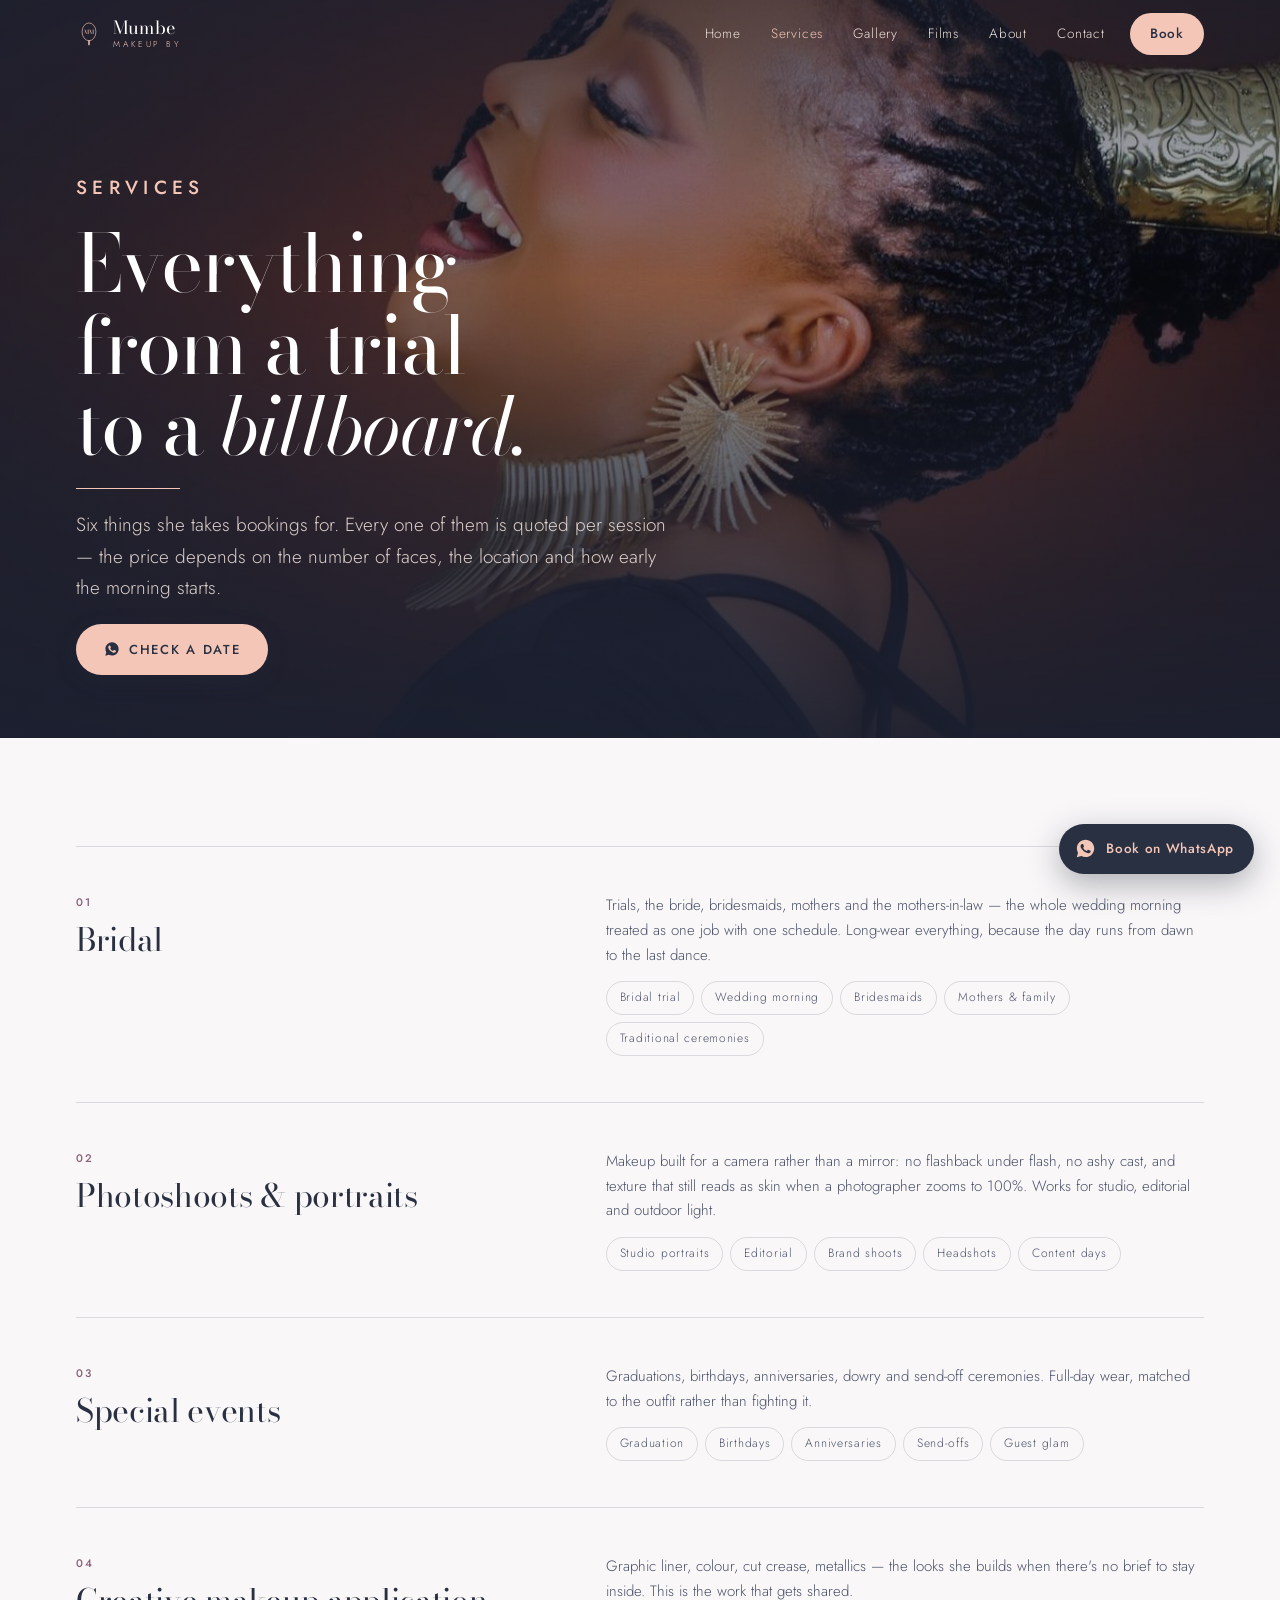
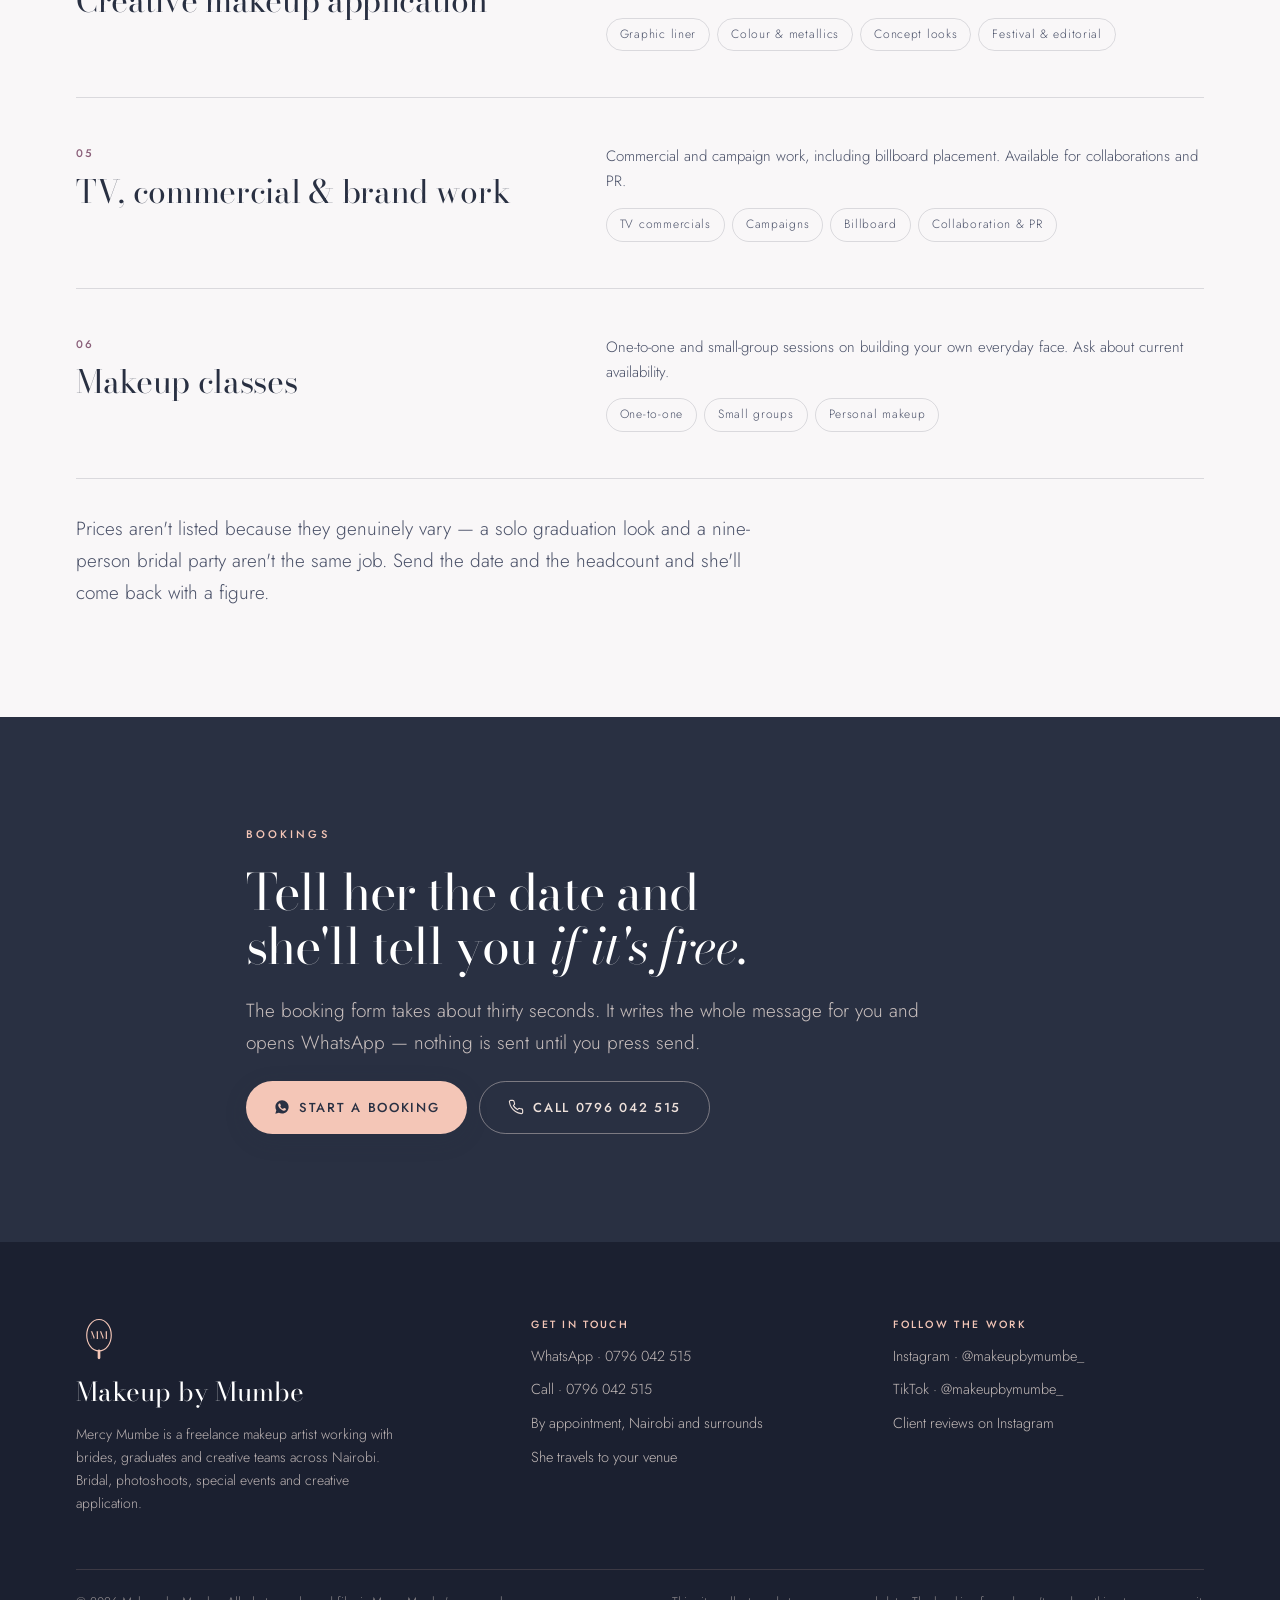
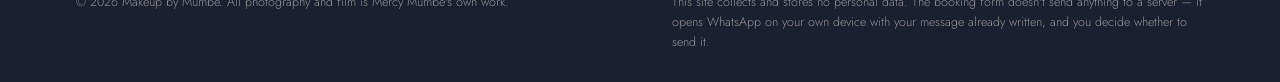
<file: services.html>
<!DOCTYPE html>
<html lang="en">
<head>
<meta charset="utf-8">
<meta name="viewport" content="width=device-width, initial-scale=1">
<title>Services — Bridal, Graduation &amp; Editorial Makeup | Makeup by Mumbe</title>
<meta name="description" content="Bridal mornings, graduations, photoshoots, creative and editorial makeup, plus TV and commercial work. Freelance makeup artist Mercy Mumbe, Nairobi.">
<link rel="canonical" href="https://ignatius-kimeu.github.io/storyfront-makeup-by-mumbe/services.html">
<meta property="og:type" content="website">
<meta property="og:site_name" content="Makeup by Mumbe">
<meta property="og:title" content="Services — Bridal, Graduation &amp; Editorial Makeup | Makeup by Mumbe">
<meta property="og:description" content="Bridal mornings, graduations, photoshoots, creative and editorial makeup, plus TV and commercial work. Freelance makeup artist Mercy Mumbe, Nairobi.">
<meta property="og:url" content="https://ignatius-kimeu.github.io/storyfront-makeup-by-mumbe/services.html">
<meta property="og:image" content="https://ignatius-kimeu.github.io/storyfront-makeup-by-mumbe/og-image.jpg">
<meta property="og:image:width" content="1200">
<meta property="og:image:height" content="630">
<meta name="twitter:card" content="summary_large_image">
<meta name="twitter:title" content="Services — Bridal, Graduation &amp; Editorial Makeup | Makeup by Mumbe">
<meta name="twitter:description" content="Bridal mornings, graduations, photoshoots, creative and editorial makeup, plus TV and commercial work. Freelance makeup artist Mercy Mumbe, Nairobi.">
<meta name="twitter:image" content="https://ignatius-kimeu.github.io/storyfront-makeup-by-mumbe/og-image.jpg">
<meta name="theme-color" content="#293042">
<link rel="icon" href="data:image/svg+xml,%3Csvg xmlns='http://www.w3.org/2000/svg' viewBox='0 0 120 120'%3E%3Crect width='120' height='120' fill='%23293042'/%3E%3Cellipse cx='60' cy='50' rx='30' ry='39' fill='none' stroke='%23F4C6B7' stroke-width='6'/%3E%3Cpath d='M60 90 v20' stroke='%23F4C6B7' stroke-width='9' stroke-linecap='round'/%3E%3C/svg%3E">
<link rel="preconnect" href="https://fonts.googleapis.com">
<link rel="preconnect" href="https://fonts.gstatic.com" crossorigin>
<link rel="stylesheet" href="https://fonts.googleapis.com/css2?family=Bodoni+Moda:ital,opsz,wght@0,6..96,400;0,6..96,500;1,6..96,400&family=Jost:wght@300;400;500;600&display=swap">
<link rel="stylesheet" href="assets/site.css">
<link rel="preload" as="image" href="images/hero/services.jpg">
<script>document.documentElement.className+=" js";</script>
</head>
<body>
<a class="skip" href="#main">Skip to content</a>

<div id="splash"><svg viewBox="0 0 120 120" class="mk" aria-hidden="true" focusable="false"><ellipse class="ring" cx="60" cy="50" rx="32" ry="41" fill="none" stroke="#F4C6B7" stroke-width="3"/><path class="handle" d="M60 91 v18" stroke="#F4C6B7" stroke-width="7" stroke-linecap="round"/><text class="mono" x="60" y="61" text-anchor="middle" fill="#F4C6B7" font-family="Bodoni Moda, Georgia, serif" font-size="27" font-weight="500" letter-spacing="1">MM</text></svg></div>
<header class="hdr">
  <div class="wrap">
    <a class="brand" href="index.html" aria-label="Makeup by Mumbe — home">
      <svg viewBox="0 0 120 120" class="mk" aria-hidden="true" focusable="false"><ellipse class="ring" cx="60" cy="50" rx="32" ry="41" fill="none" stroke="#F4C6B7" stroke-width="3"/><path class="handle" d="M60 91 v18" stroke="#F4C6B7" stroke-width="7" stroke-linecap="round"/><text class="mono" x="60" y="61" text-anchor="middle" fill="#F4C6B7" font-family="Bodoni Moda, Georgia, serif" font-size="27" font-weight="500" letter-spacing="1">MM</text></svg>
      <span class="wm"><b>Mumbe</b><i>MAKEUP BY</i></span>
    </a>
    <nav class="nav" aria-label="Main">
      <a href="index.html">Home</a><a href="services.html" aria-current="page">Services</a><a href="gallery.html">Gallery</a><a href="films.html">Films</a><a href="about.html">About</a><a href="contact.html">Contact</a>
      <a class="cta" href="contact.html#book">Book</a>
    </nav>
    <button class="burger" aria-expanded="false" aria-controls="mpanel" aria-label="Menu"><span></span></button>
  </div>
</header>
<div class="panel" id="mpanel">
  <a href="index.html">Home</a><a href="services.html" aria-current="page">Services</a><a href="gallery.html">Gallery</a><a href="films.html">Films</a><a href="about.html">About</a><a href="contact.html">Contact</a>
  <a class="p-cta" href="contact.html#book">Book a session</a>
</div>
<main id="main"><section class="hero">
  <div class="hero-media" style="--pos:50% 26%">
    <img src="images/hero/services.jpg" alt="A client in black with a gold neckpiece, head tilted back, wearing sculpted editorial glam" fetchpriority="high">
  </div>
  <div class="wrap">
    <div class="hero-in">
      <p class="eyebrow rise">Services</p>
      <h1 class="h-xl rise">Everything from a trial<br>to a <span class="ital">billboard.</span></h1>
      <div class="hero-rule"></div>
      <p class="rise">Six things she takes bookings for. Every one of them is quoted per session — the price depends on the number of faces, the location and how early the morning starts.</p>
      <div class="btn-row rise"><a class="btn btn-pri" href="contact.html#book"><svg viewBox="0 0 24 24" fill="currentColor" aria-hidden="true"><path d="M12.04 2C6.58 2 2.13 6.45 2.13 11.91c0 1.75.46 3.45 1.32 4.95L2 22l5.25-1.38a9.9 9.9 0 0 0 4.79 1.22h.01c5.46 0 9.9-4.45 9.9-9.91C21.95 6.45 17.5 2 12.04 2zm5.8 14.06c-.25.69-1.44 1.32-1.98 1.37-.53.05-1.02.24-3.44-.72-2.9-1.14-4.74-4.1-4.88-4.29-.14-.19-1.16-1.55-1.16-2.95 0-1.4.73-2.09.99-2.37.26-.28.57-.35.76-.35.19 0 .38 0 .54.01.17.01.41-.07.64.49.24.57.81 1.97.88 2.11.07.14.12.31.02.5-.09.19-.14.31-.28.47-.14.17-.3.37-.42.5-.14.14-.29.29-.12.57.16.28.73 1.2 1.56 1.95 1.07.95 1.98 1.25 2.26 1.39.28.14.45.12.61-.07.17-.19.71-.83.9-1.11.19-.28.38-.24.64-.14.26.09 1.65.78 1.93.92.28.14.47.21.54.33.07.11.07.66-.18 1.35z"/></svg>Check a date</a></div>
    </div>
  </div>
  
</section>
<section class="sec">
  <div class="wrap"><div class="slist"><div class="srow rv">
  <div class="l"><span class="idx">01</span><h3 class="h-md">Bridal</h3></div>
  <div class="r"><p>Trials, the bride, bridesmaids, mothers and the mothers-in-law — the whole wedding morning treated as one job with one schedule. Long-wear everything, because the day runs from dawn to the last dance.</p><ul><li>Bridal trial</li><li>Wedding morning</li><li>Bridesmaids</li><li>Mothers &amp; family</li><li>Traditional ceremonies</li></ul></div>
</div><div class="srow rv">
  <div class="l"><span class="idx">02</span><h3 class="h-md">Photoshoots &amp; portraits</h3></div>
  <div class="r"><p>Makeup built for a camera rather than a mirror: no flashback under flash, no ashy cast, and texture that still reads as skin when a photographer zooms to 100%. Works for studio, editorial and outdoor light.</p><ul><li>Studio portraits</li><li>Editorial</li><li>Brand shoots</li><li>Headshots</li><li>Content days</li></ul></div>
</div><div class="srow rv">
  <div class="l"><span class="idx">03</span><h3 class="h-md">Special events</h3></div>
  <div class="r"><p>Graduations, birthdays, anniversaries, dowry and send-off ceremonies. Full-day wear, matched to the outfit rather than fighting it.</p><ul><li>Graduation</li><li>Birthdays</li><li>Anniversaries</li><li>Send-offs</li><li>Guest glam</li></ul></div>
</div><div class="srow rv">
  <div class="l"><span class="idx">04</span><h3 class="h-md">Creative makeup application</h3></div>
  <div class="r"><p>Graphic liner, colour, cut crease, metallics — the looks she builds when there's no brief to stay inside. This is the work that gets shared.</p><ul><li>Graphic liner</li><li>Colour &amp; metallics</li><li>Concept looks</li><li>Festival &amp; editorial</li></ul></div>
</div><div class="srow rv">
  <div class="l"><span class="idx">05</span><h3 class="h-md">TV, commercial &amp; brand work</h3></div>
  <div class="r"><p>Commercial and campaign work, including billboard placement. Available for collaborations and PR.</p><ul><li>TV commercials</li><li>Campaigns</li><li>Billboard</li><li>Collaboration &amp; PR</li></ul></div>
</div><div class="srow rv">
  <div class="l"><span class="idx">06</span><h3 class="h-md">Makeup classes</h3></div>
  <div class="r"><p>One-to-one and small-group sessions on building your own everyday face. Ask about current availability.</p><ul><li>One-to-one</li><li>Small groups</li><li>Personal makeup</li></ul></div>
</div></div>
    <p class="lede rv" style="margin-top:34px">Prices aren't listed because they genuinely vary —
       a solo graduation look and a nine-person bridal party aren't the same job. Send the date and
       the headcount and she'll come back with a figure.</p>
  </div>
</section><section class="sec sec-ink">
  <div class="wrap" style="display:flex;flex-direction:column;gap:22px;align-items:flex-start;max-width:900px">
    <p class="eyebrow rv">Bookings</p>
    <h2 class="h-lg rv rv-d1">Tell her the date and she'll tell you <span class="ital">if it's free.</span></h2>
    <p class="lede rv rv-d2">The booking form takes about thirty seconds. It writes the whole
       message for you and opens WhatsApp — nothing is sent until you press send.</p>
    <div class="btn-row rv rv-d3">
      <a class="btn btn-pri" href="contact.html#book"><svg viewBox="0 0 24 24" fill="currentColor" aria-hidden="true"><path d="M12.04 2C6.58 2 2.13 6.45 2.13 11.91c0 1.75.46 3.45 1.32 4.95L2 22l5.25-1.38a9.9 9.9 0 0 0 4.79 1.22h.01c5.46 0 9.9-4.45 9.9-9.91C21.95 6.45 17.5 2 12.04 2zm5.8 14.06c-.25.69-1.44 1.32-1.98 1.37-.53.05-1.02.24-3.44-.72-2.9-1.14-4.74-4.1-4.88-4.29-.14-.19-1.16-1.55-1.16-2.95 0-1.4.73-2.09.99-2.37.26-.28.57-.35.76-.35.19 0 .38 0 .54.01.17.01.41-.07.64.49.24.57.81 1.97.88 2.11.07.14.12.31.02.5-.09.19-.14.31-.28.47-.14.17-.3.37-.42.5-.14.14-.29.29-.12.57.16.28.73 1.2 1.56 1.95 1.07.95 1.98 1.25 2.26 1.39.28.14.45.12.61-.07.17-.19.71-.83.9-1.11.19-.28.38-.24.64-.14.26.09 1.65.78 1.93.92.28.14.47.21.54.33.07.11.07.66-.18 1.35z"/></svg>Start a booking</a>
      <a class="btn btn-gho" href="tel:+254796042515"><svg viewBox="0 0 24 24" fill="none" stroke="currentColor" stroke-width="1.7" stroke-linecap="round" stroke-linejoin="round" aria-hidden="true"><path d="M22 16.9v3a2 2 0 0 1-2.2 2 19.8 19.8 0 0 1-8.6-3.1 19.5 19.5 0 0 1-6-6A19.8 19.8 0 0 1 2.1 4.2 2 2 0 0 1 4.1 2h3a2 2 0 0 1 2 1.7c.1 1 .4 1.9.7 2.8a2 2 0 0 1-.5 2.1L8.1 9.9a16 16 0 0 0 6 6l1.3-1.2a2 2 0 0 1 2.1-.5c.9.3 1.8.6 2.8.7a2 2 0 0 1 1.7 2z"/></svg>Call 0796 042 515</a>
    </div>
  </div>
</section></main><footer class="ftr">
  <div class="wrap">
    <div class="ftr-top">
      <div class="ftr-brand">
        <svg viewBox="0 0 120 120" class="mk" aria-hidden="true" focusable="false"><ellipse class="ring" cx="60" cy="50" rx="32" ry="41" fill="none" stroke="#F4C6B7" stroke-width="3"/><path class="handle" d="M60 91 v18" stroke="#F4C6B7" stroke-width="7" stroke-linecap="round"/><text class="mono" x="60" y="61" text-anchor="middle" fill="#F4C6B7" font-family="Bodoni Moda, Georgia, serif" font-size="27" font-weight="500" letter-spacing="1">MM</text></svg>
        <div class="nm">Makeup by Mumbe</div>
        <p>Mercy Mumbe is a freelance makeup artist working with brides, graduates and
           creative teams across Nairobi. Bridal, photoshoots, special events and
           creative application.</p>
      </div>
      <div class="ftr-col">
        <b>Get in touch</b>
        <a href="https://wa.me/254796042515?text=Hello%20Mumbe%21%20I%20found%20your%20website%20and%20I%27d%20like%20to%20ask%20about%20a%20booking." target="_blank" rel="noopener">WhatsApp · 0796 042 515</a>
        <a href="tel:+254796042515">Call · 0796 042 515</a>
        <span>By appointment, Nairobi and surrounds</span>
        <span>She travels to your venue</span>
      </div>
      <div class="ftr-col">
        <b>Follow the work</b>
        <a href="https://www.instagram.com/makeupbymumbe_/" target="_blank" rel="noopener">Instagram · @makeupbymumbe_</a>
        <a href="https://www.tiktok.com/@makeupbymumbe_" target="_blank" rel="noopener">TikTok · @makeupbymumbe_</a>
        <a href="https://www.instagram.com/makeupbymumbe_/" target="_blank" rel="noopener">Client reviews on Instagram</a>
      </div>
    </div>
    <div class="ftr-bot">
      <p>© <span id="yr">2026</span> Makeup by Mumbe. All photography and film is Mercy Mumbe's own work.</p>
      <p>This site collects and stores no personal data. The booking form doesn't send anything to a
         server — it opens WhatsApp on your own device with your message already written, and you
         decide whether to send it.</p>
    </div>
  </div>
</footer>

<a class="float" href="https://wa.me/254796042515?text=Hello%20Mumbe%21%20I%20found%20your%20website%20and%20I%27d%20like%20to%20ask%20about%20a%20booking." target="_blank" rel="noopener" aria-label="Message Mumbe on WhatsApp">
  <svg viewBox="0 0 24 24" fill="currentColor" aria-hidden="true"><path d="M12.04 2C6.58 2 2.13 6.45 2.13 11.91c0 1.75.46 3.45 1.32 4.95L2 22l5.25-1.38a9.9 9.9 0 0 0 4.79 1.22h.01c5.46 0 9.9-4.45 9.9-9.91C21.95 6.45 17.5 2 12.04 2zm5.8 14.06c-.25.69-1.44 1.32-1.98 1.37-.53.05-1.02.24-3.44-.72-2.9-1.14-4.74-4.1-4.88-4.29-.14-.19-1.16-1.55-1.16-2.95 0-1.4.73-2.09.99-2.37.26-.28.57-.35.76-.35.19 0 .38 0 .54.01.17.01.41-.07.64.49.24.57.81 1.97.88 2.11.07.14.12.31.02.5-.09.19-.14.31-.28.47-.14.17-.3.37-.42.5-.14.14-.29.29-.12.57.16.28.73 1.2 1.56 1.95 1.07.95 1.98 1.25 2.26 1.39.28.14.45.12.61-.07.17-.19.71-.83.9-1.11.19-.28.38-.24.64-.14.26.09 1.65.78 1.93.92.28.14.47.21.54.33.07.11.07.66-.18 1.35z"/></svg><span class="lbl">Book on WhatsApp</span>
</a>

<script src="assets/site.js"></script>
</body>
</html>
</file>
<file: assets/site.css>
/* ============================================================
   Makeup by Mumbe — shared stylesheet
   Palette derived at pixel level from Mercy's own Instagram
   highlight covers (ink navy + blush from "Testimonials",
   nude from "glow.", mauve from "Clients.").
   ============================================================ */

:root{
  --ink:        #293042;
  --ink-deep:   #1B2030;
  --ink-soft:   #4A5168;
  --blush:      #F4C6B7;
  --blush-deep: #E3A18A;
  --mauve:      #B68AA2;   /* decorative: borders, swatches, large type */
  --mauve-text: #8A5F79;   /* small text on light grounds — 4.9:1 on paper */
  --nude:       #EEE1DB;
  --paper:      #F9F7F8;
  --line:       rgba(41,48,66,.15);
  --line-light: rgba(244,198,183,.26);

  --display: "Bodoni Moda", Georgia, "Times New Roman", serif;
  --body:    "Jost", "Avenir Next", "Segoe UI", Helvetica, Arial, sans-serif;

  --gut: clamp(20px, 5vw, 56px);
  --maxw: 1240px;
  --hdr: 68px;

  --ease: cubic-bezier(.22,.61,.36,1);
  --ease-out: cubic-bezier(.16,1,.3,1);
}

*,*::before,*::after{ box-sizing:border-box; }
html{ scroll-behavior:smooth; -webkit-text-size-adjust:100%; }
body{
  margin:0; background:var(--paper); color:var(--ink);
  font-family:var(--body); font-weight:300; font-size:16px; line-height:1.65;
  -webkit-font-smoothing:antialiased; overflow-x:hidden;
}
img,video{ max-width:100%; display:block; }
a{ color:inherit; }
h1,h2,h3,h4{ margin:0; text-wrap:balance; font-weight:400; }
p{ margin:0; }
button{ font:inherit; color:inherit; border:0; background:none; cursor:pointer; }
:focus-visible{ outline:2px solid var(--blush-deep); outline-offset:3px; border-radius:2px; }

.wrap{ max-width:var(--maxw); margin-inline:auto; padding-inline:var(--gut); }
.sr{ position:absolute; width:1px; height:1px; overflow:hidden; clip:rect(0 0 0 0); white-space:nowrap; }
.skip{ position:absolute; left:-999px; top:0; z-index:200; background:var(--ink); color:var(--nude);
  padding:12px 20px; }
.skip:focus{ left:8px; top:8px; }

/* ---------- type ---------- */
.eyebrow{
  font-size:11px; letter-spacing:.28em; text-transform:uppercase;
  font-weight:500; color:var(--mauve-text); margin:0;
}
.h-xl{ font-family:var(--display); font-size:clamp(38px,7.4vw,80px); line-height:1.02; letter-spacing:-.022em; }
.h-lg{ font-family:var(--display); font-size:clamp(30px,4.6vw,50px); line-height:1.08; letter-spacing:-.018em; }
.h-md{ font-family:var(--display); font-size:clamp(23px,2.7vw,32px); line-height:1.16; letter-spacing:-.01em; }
.h-sm{ font-family:var(--display); font-size:20px; line-height:1.25; }
.lede{ font-size:clamp(16px,1.9vw,19px); line-height:1.68; color:var(--ink-soft); max-width:62ch; }
.ital{ font-style:italic; }

/* ============================================================
   Preload splash — the Reveal Mirror mark, then it lifts away
   ============================================================ */
#splash{
  position:fixed; inset:0; z-index:999; background:var(--ink);
  display:grid; place-items:center; transition:opacity .6s var(--ease), visibility .6s;
}
#splash.gone{ opacity:0; visibility:hidden; }
#splash .mk{ width:88px; animation:splashIn 1.1s var(--ease-out) both; }
#splash .mk .ring{ stroke-dasharray:232; stroke-dashoffset:232; animation:draw 1.15s var(--ease-out) .1s forwards; }
#splash .mk .mono,#splash .mk .handle{ opacity:0; animation:fadeIn .5s ease .75s forwards; }
@keyframes draw{ to{ stroke-dashoffset:0; } }
@keyframes fadeIn{ to{ opacity:1; } }
@keyframes splashIn{ from{ opacity:0; transform:translateY(10px) scale(.96); } to{ opacity:1; transform:none; } }

/* ============================================================
   Smart sticky header (no backdrop-filter — breaks fixed nav on Chromium mobile)
   ============================================================ */
.hdr{
  position:fixed; inset:0 0 auto; z-index:100; height:var(--hdr);
  display:flex; align-items:center;
  background:transparent; transition:transform .38s var(--ease), background-color .38s ease, box-shadow .38s ease;
}
.hdr.solid{ background:var(--ink); box-shadow:0 1px 0 rgba(244,198,183,.14); }
.hdr.up{ transform:translateY(-100%); }
.hdr .wrap{ display:flex; align-items:center; gap:18px; width:100%; }

.brand{ display:flex; align-items:center; gap:11px; text-decoration:none; flex:none; }
.brand svg{ width:26px; height:auto; flex:none; }
.brand .wm{ display:flex; flex-direction:column; line-height:1; }
.brand .wm b{ font-family:var(--display); font-size:18px; font-weight:400; color:#fff; letter-spacing:.01em; }
.brand .wm i{ font-style:normal; font-size:8.5px; letter-spacing:.34em; color:var(--blush); margin-top:3px; }

.nav{ margin-left:auto; display:flex; align-items:center; gap:4px; }
.nav a{
  text-decoration:none; color:var(--nude); font-size:13.5px; letter-spacing:.06em;
  padding:9px 13px; border-radius:999px; white-space:nowrap;
  transition:color .22s ease, background-color .22s ease;
}
.nav a:hover{ color:var(--blush); background:rgba(244,198,183,.1); }
.nav a[aria-current="page"]{ color:var(--blush); }
.nav .cta{
  background:var(--blush); color:var(--ink); font-weight:500; margin-left:8px;
  padding:10px 20px;
}
.nav .cta:hover{ background:#fff; color:var(--ink); }

.burger{ display:none; margin-left:auto; width:42px; height:42px; place-items:center; }
.burger span{ display:block; width:20px; height:1.5px; background:var(--nude); position:relative; transition:.3s var(--ease); }
.burger span::before,.burger span::after{
  content:""; position:absolute; left:0; width:20px; height:1.5px; background:var(--nude); transition:.3s var(--ease);
}
.burger span::before{ top:-6px; } .burger span::after{ top:6px; }
.burger[aria-expanded="true"] span{ background:transparent; }
.burger[aria-expanded="true"] span::before{ top:0; transform:rotate(45deg); }
.burger[aria-expanded="true"] span::after{ top:0; transform:rotate(-45deg); }

.panel{
  position:fixed; inset:0; z-index:99; background:var(--ink); padding:calc(var(--hdr) + 28px) var(--gut) 40px;
  display:flex; flex-direction:column; gap:2px;
  transform:translateY(-100%); transition:transform .44s var(--ease-out); visibility:hidden;
}
.panel.open{ transform:none; visibility:visible; }
.panel a{
  text-decoration:none; color:var(--nude); font-family:var(--display); font-size:29px;
  padding:13px 0; border-bottom:1px solid rgba(244,198,183,.14);
  opacity:0; transform:translateY(14px);
}
.panel.open a{ animation:panelIn .5s var(--ease-out) forwards; }
.panel.open a:nth-child(1){animation-delay:.06s} .panel.open a:nth-child(2){animation-delay:.11s}
.panel.open a:nth-child(3){animation-delay:.16s} .panel.open a:nth-child(4){animation-delay:.21s}
.panel.open a:nth-child(5){animation-delay:.26s} .panel.open a:nth-child(6){animation-delay:.31s}
.panel.open a:nth-child(7){animation-delay:.36s}
.panel a[aria-current="page"]{ color:var(--blush); }
.panel .p-cta{
  margin-top:26px; background:var(--blush); color:var(--ink); text-align:center; border-bottom:0;
  font-family:var(--body); font-size:14px; font-weight:500; letter-spacing:.14em; text-transform:uppercase;
  padding:17px; border-radius:999px;
}
@keyframes panelIn{ to{ opacity:1; transform:none; } }

@media(max-width:900px){
  .nav{ display:none; }
  .burger{ display:grid; }
}

/* ============================================================
   Hero — every page has one
   ============================================================ */
.hero{
  position:relative; min-height:clamp(500px, 82vh, 780px);
  display:flex; align-items:flex-end; overflow:hidden; background:var(--ink-deep);
  padding-block:calc(var(--hdr) + 40px) clamp(44px, 7vh, 78px);
}
.hero-media{ position:absolute; inset:0; }
.hero-media img{
  width:100%; height:100%; object-fit:cover; object-position:var(--pos, 50% 28%);
  animation:kb 16s ease-out both;
}
@keyframes kb{ from{ transform:scale(1.1); } to{ transform:scale(1.005); } }
.hero-media::after{
  content:""; position:absolute; inset:0;
  background:
    linear-gradient(to top, rgba(27,32,48,.95) 0%, rgba(27,32,48,.68) 34%, rgba(27,32,48,.26) 62%, rgba(27,32,48,.66) 100%),
    linear-gradient(to right, rgba(27,32,48,.62), rgba(27,32,48,0) 72%);
}
.hero .wrap{ position:relative; z-index:2; width:100%; }
.hero-in{ max-width:760px; display:flex; flex-direction:column; gap:20px; }
.hero .eyebrow{ color:var(--blush); }
.hero h1{ color:#fff; }
.hero p{ color:rgba(238,225,219,.9); font-size:clamp(15.5px,1.9vw,19px); max-width:54ch; line-height:1.66; }
.hero-rule{ width:0; height:1px; background:var(--blush); animation:rule 1s var(--ease-out) .5s forwards; }
@keyframes rule{ to{ width:104px; } }

/* staggered hero reveal */
.rise{ opacity:0; transform:translateY(26px); animation:rise .9s var(--ease-out) forwards; }
.rise:nth-child(1){animation-delay:.18s} .rise:nth-child(2){animation-delay:.3s}
.rise:nth-child(3){animation-delay:.42s} .rise:nth-child(4){animation-delay:.54s}
.rise:nth-child(5){animation-delay:.66s}
@keyframes rise{ to{ opacity:1; transform:none; } }

.hero-scroll{
  position:absolute; left:50%; bottom:18px; transform:translateX(-50%); z-index:2;
  display:flex; flex-direction:column; align-items:center; gap:7px;
  font-size:9.5px; letter-spacing:.3em; text-transform:uppercase; color:rgba(238,225,219,.62);
}
.hero-scroll i{ display:block; width:1px; height:34px; background:linear-gradient(var(--blush), transparent); animation:sc 2.1s ease-in-out infinite; }
@keyframes sc{ 0%,100%{ transform:scaleY(.35); opacity:.4; transform-origin:top; } 50%{ transform:scaleY(1); opacity:1; transform-origin:top; } }

/* ---------- buttons ---------- */
.btn{
  display:inline-flex; align-items:center; justify-content:center; gap:9px;
  font-size:13px; font-weight:500; letter-spacing:.13em; text-transform:uppercase;
  padding:15px 28px; border-radius:999px; text-decoration:none; white-space:nowrap;
  transition:transform .28s var(--ease), background-color .28s ease, color .28s ease, box-shadow .28s ease;
}
.btn svg{ width:16px; height:16px; flex:none; }
.btn:hover{ transform:translateY(-2px); }
.btn-pri{ background:var(--blush); color:var(--ink); box-shadow:0 6px 22px rgba(41,48,66,.2); }
.btn-pri:hover{ background:#fff; box-shadow:0 10px 30px rgba(41,48,66,.28); }
.btn-gho{ border:1px solid rgba(238,225,219,.42); color:var(--nude); }
.btn-gho:hover{ border-color:var(--blush); color:var(--blush); background:rgba(244,198,183,.08); }
.btn-ink{ background:var(--ink); color:var(--nude); }
.btn-ink:hover{ background:var(--ink-deep); }
.btn-out{ border:1px solid var(--line); color:var(--ink); }
.btn-out:hover{ border-color:var(--ink); background:var(--ink); color:var(--nude); }
.btn-row{ display:flex; gap:12px; flex-wrap:wrap; }
/* once they stack, match their widths rather than leaving a ragged edge */
@media(max-width:540px){
  .hero .btn-row,.sec-ink .btn-row{ flex-direction:column; align-items:stretch; }
  .hero .btn-row .btn,.sec-ink .btn-row .btn{ width:100%; }
}

/* ---------- sections ---------- */
.sec{ padding-block:clamp(56px, 9vw, 108px); }
.sec-ink{ background:var(--ink); color:var(--nude); --mauve-text:#CFA8BE; }
.sec-ink .h-lg,.sec-ink .h-md{ color:#fff; }
.sec-ink .lede{ color:rgba(238,225,219,.82); }
.sec-ink .eyebrow{ color:var(--blush); }
.sec-nude{ background:var(--nude); --mauve-text:#7A5069; }  /* nude is darker than paper — 5.2:1 */
.sec-head{ display:flex; flex-direction:column; gap:14px; margin-bottom:clamp(30px,4vw,52px); max-width:68ch; }
.sec-head.row{ flex-direction:row; align-items:flex-end; justify-content:space-between; max-width:none; gap:28px; flex-wrap:wrap; }
.sec-head.row>div{ display:flex; flex-direction:column; gap:12px; max-width:56ch; }

/* scroll reveal.
   Hidden state is gated behind .js so that if the script never runs — blocked,
   errored, old browser — every section is simply visible instead of invisible. */
.rv{ transition:opacity .85s var(--ease-out), transform .85s var(--ease-out); }
.js .rv{ opacity:0; transform:translateY(30px); }
.rv.in{ opacity:1; transform:none; }
.rv-d1{ transition-delay:.09s } .rv-d2{ transition-delay:.18s } .rv-d3{ transition-delay:.27s }
.rv-d4{ transition-delay:.36s } .rv-d5{ transition-delay:.45s }

/* ============================================================
   Proof strip — verified numbers only
   ============================================================ */
.proof{ background:var(--ink-deep); color:var(--nude); padding-block:clamp(34px,4.4vw,52px); }
.proof-g{ display:grid; grid-template-columns:repeat(4,1fr); gap:clamp(14px,2.4vw,34px); }
.proof-g div{ display:flex; flex-direction:column; gap:5px; }
.proof b{ font-family:var(--display); font-size:clamp(25px,3.6vw,42px); font-weight:400; color:#fff; line-height:1; }
.proof span{ font-size:11px; letter-spacing:.16em; text-transform:uppercase; color:rgba(238,225,219,.62); line-height:1.45; }
@media(max-width:640px){ .proof-g{ grid-template-columns:repeat(2,1fr); row-gap:26px; } }

/* ============================================================
   Service cards
   ============================================================ */
.svc-g{ display:grid; grid-template-columns:repeat(auto-fit,minmax(238px,1fr)); gap:1px; background:var(--line); border:1px solid var(--line); }
.svc{ background:var(--paper); padding:clamp(24px,3vw,34px); display:flex; flex-direction:column; gap:11px;
  transition:background-color .35s ease; }
.svc:hover{ background:#fff; }
.svc .n{ font-size:10.5px; letter-spacing:.24em; color:var(--mauve-text); font-weight:500; }
.svc h3{ font-family:var(--display); font-size:22px; }
.svc p{ font-size:14.5px; color:var(--ink-soft); line-height:1.6; }
.sec-ink .svc-g{ background:rgba(244,198,183,.18); border-color:rgba(244,198,183,.2); }
.sec-ink .svc{ background:var(--ink); }
.sec-ink .svc:hover{ background:var(--ink-deep); }
.sec-ink .svc h3{ color:#fff; }
.sec-ink .svc p{ color:rgba(238,225,219,.76); }

/* services page — detailed list */
.slist{ display:flex; flex-direction:column; }
.srow{
  display:grid; grid-template-columns:minmax(0,1fr) minmax(0,1.25fr); gap:clamp(18px,4vw,56px);
  padding-block:clamp(30px,4vw,46px); border-top:1px solid var(--line); align-items:start;
}
.srow:last-child{ border-bottom:1px solid var(--line); }
.srow .l{ display:flex; flex-direction:column; gap:10px; }
.srow .idx{ font-size:11px; letter-spacing:.22em; color:var(--mauve-text); font-weight:500; }
.srow .r{ display:flex; flex-direction:column; gap:14px; }
.srow .r p{ color:var(--ink-soft); font-size:15px; }
.srow ul{ margin:0; padding:0; list-style:none; display:flex; flex-wrap:wrap; gap:7px; }
.srow li{ font-size:12px; letter-spacing:.06em; padding:6px 13px; border:1px solid var(--line);
  border-radius:999px; color:var(--ink-soft); }
@media(max-width:760px){ .srow{ grid-template-columns:1fr; } }

/* ============================================================
   Photo grid + lightbox
   ============================================================ */
.grid{ display:grid; grid-template-columns:repeat(auto-fill,minmax(clamp(150px,23vw,268px),1fr)); gap:clamp(9px,1.3vw,17px); }
.gcell{ position:relative; margin:0; overflow:hidden; border-radius:14px; background:var(--nude);
  aspect-ratio:4/5; cursor:zoom-in; }
.gcell img{ width:100%; height:100%; object-fit:cover; transition:transform .8s var(--ease-out); }
.gcell:hover img{ transform:scale(1.055); }
.gcell figcaption{
  position:absolute; inset:auto 0 0; padding:34px 14px 13px; pointer-events:none;
  background:linear-gradient(to top, rgba(27,32,48,.86), rgba(27,32,48,0));
  color:#fff; font-size:11px; letter-spacing:.16em; text-transform:uppercase;
  opacity:0; transform:translateY(8px); transition:.45s var(--ease-out);
}
.gcell:hover figcaption,.gcell:focus-visible figcaption{ opacity:1; transform:none; }

.lb{ position:fixed; inset:0; z-index:300; background:rgba(20,24,36,.97);
  display:none; flex-direction:column; }
.lb.open{ display:flex; animation:fadeIn .3s ease; }
.lb-top{ display:flex; align-items:center; justify-content:space-between; gap:16px;
  padding:16px var(--gut); color:var(--nude); flex:none; }
.lb-count{ font-size:12px; letter-spacing:.2em; color:var(--blush); }
.lb-x{ width:42px; height:42px; display:grid; place-items:center; border-radius:50%;
  border:1px solid rgba(238,225,219,.3); color:var(--nude); transition:.28s ease; }
.lb-x:hover{ background:var(--blush); color:var(--ink); border-color:var(--blush); }
.lb-stage{ flex:1; display:grid; place-items:center; padding:0 clamp(8px,5vw,72px); min-height:0; position:relative; }
.lb-stage img{ max-width:100%; max-height:100%; object-fit:contain; border-radius:8px;
  animation:lbIn .45s var(--ease-out); }
@keyframes lbIn{ from{ opacity:0; transform:scale(.975); } to{ opacity:1; transform:none; } }
.lb-nav{ position:absolute; top:50%; transform:translateY(-50%); width:46px; height:46px;
  display:grid; place-items:center; border-radius:50%; background:rgba(41,48,66,.72);
  border:1px solid rgba(238,225,219,.24); color:var(--nude); transition:.28s ease; }
.lb-nav:hover{ background:var(--blush); color:var(--ink); }
.lb-prev{ left:clamp(6px,1.6vw,20px); } .lb-next{ right:clamp(6px,1.6vw,20px); }
.lb-cap{ flex:none; padding:16px var(--gut) clamp(22px,4vh,34px); text-align:center;
  color:rgba(238,225,219,.86); font-size:14.5px; line-height:1.6; max-width:64ch; margin-inline:auto; }
.lb-cap b{ display:block; color:var(--blush); font-size:10.5px; letter-spacing:.24em;
  text-transform:uppercase; font-weight:500; margin-bottom:7px; }

/* ============================================================
   Film cards — 2-column grid, rounded, poster + title + views
   ============================================================ */
.films{ display:grid; grid-template-columns:repeat(2,1fr); gap:clamp(10px,1.6vw,22px); }
.film{
  position:relative; border-radius:18px; overflow:hidden; background:var(--ink-deep);
  aspect-ratio:9/16; cursor:pointer; isolation:isolate;
  box-shadow:0 10px 34px rgba(27,32,48,.14);
  transition:transform .5s var(--ease-out), box-shadow .5s var(--ease-out);
}
.film:hover{ transform:translateY(-4px); box-shadow:0 18px 46px rgba(27,32,48,.26); }
.film video,.film .poster{ position:absolute; inset:0; width:100%; height:100%; object-fit:cover; }
.film video{ opacity:0; transition:opacity .6s ease; z-index:1; }
.film.playing video{ opacity:1; }
.film .poster{ z-index:0; }
.film .shade{
  position:absolute; inset:0; z-index:2; pointer-events:none;
  background:linear-gradient(to top, rgba(27,32,48,.9) 0%, rgba(27,32,48,.3) 38%, rgba(27,32,48,0) 62%);
}
.film .meta{
  position:absolute; inset:auto 0 0; z-index:3; padding:clamp(12px,1.6vw,20px);
  display:flex; flex-direction:column; gap:6px; pointer-events:none;
}
.film .meta h3{
  font-family:var(--display); color:#fff; font-size:clamp(14px,1.9vw,22px); line-height:1.2;
}
.film .views{
  display:inline-flex; align-items:center; gap:6px; align-self:flex-start;
  font-size:clamp(10px,1.1vw,12px); letter-spacing:.1em; color:var(--blush); font-weight:500;
}
.film .views svg{ width:12px; height:12px; flex:none; }
.film .tools{ position:absolute; top:0; right:0; z-index:4; display:flex; gap:6px; padding:clamp(9px,1.2vw,14px); }
.film .tool{
  width:clamp(30px,3.4vw,38px); aspect-ratio:1; display:grid; place-items:center; border-radius:50%;
  background:rgba(27,32,48,.62); border:1px solid rgba(244,198,183,.3); color:var(--blush);
  transition:.28s ease;
}
.film .tool:hover{ background:var(--blush); color:var(--ink); border-color:var(--blush); }
.film .tool svg{ width:50%; height:50%; }
.film .tool .off{ display:none; }
.film .tool.muted .on{ display:none; }
.film .tool.muted .off{ display:block; }

/* fullscreen film player */
.fp{ position:fixed; inset:0; z-index:310; background:rgba(16,19,29,.98);
  display:none; align-items:center; justify-content:center; padding:clamp(10px,3vw,34px); }
.fp.open{ display:flex; animation:fadeIn .3s ease; }
.fp video{ max-width:min(100%,520px); max-height:100%; border-radius:14px; background:#000; }
.fp-x{ position:absolute; top:14px; right:14px; width:44px; height:44px; display:grid; place-items:center;
  border-radius:50%; border:1px solid rgba(238,225,219,.3); color:var(--nude); z-index:2; transition:.28s ease; }
.fp-x:hover{ background:var(--blush); color:var(--ink); border-color:var(--blush); }
.fp-cap{ position:absolute; left:0; right:0; bottom:16px; text-align:center; color:rgba(238,225,219,.8);
  font-size:13px; letter-spacing:.05em; padding-inline:var(--gut); }

/* ============================================================
   Erasty feature block
   ============================================================ */
.feat{ display:grid; grid-template-columns:1.15fr .85fr; gap:clamp(20px,3.4vw,56px); align-items:center; }
.feat .ph{ position:relative; border-radius:20px; overflow:hidden; aspect-ratio:4/5; }
.feat .ph img{ width:100%; height:100%; object-fit:cover; }
.feat .txt{ display:flex; flex-direction:column; gap:17px; }
.feat .cred{ display:flex; align-items:center; gap:11px; padding-top:16px; border-top:1px solid var(--line-light); }
.feat .cred .av{ width:42px; height:42px; border-radius:50%; overflow:hidden; flex:none; background:var(--ink-deep); }
.feat .cred .av img{ width:100%; height:100%; object-fit:cover; }
.feat .cred b{ display:block; font-weight:500; font-size:14px; color:#fff; }
.feat .cred span{ font-size:12.5px; color:var(--blush); letter-spacing:.04em; }
@media(max-width:820px){ .feat{ grid-template-columns:1fr; } }

/* ============================================================
   Booking flow (WhatsApp) — the Premium feature
   ============================================================ */
.bk{ background:#fff; border:1px solid var(--line); border-radius:22px; overflow:hidden;
  box-shadow:0 20px 60px rgba(41,48,66,.1); }
.bk-head{ padding:clamp(24px,3.2vw,36px) clamp(22px,3.2vw,38px) 0; display:flex; flex-direction:column; gap:12px; }
.bk-bar{ height:3px; background:var(--nude); border-radius:999px; overflow:hidden; margin-top:6px; }
.bk-bar i{ display:block; height:100%; width:33.33%; background:var(--blush-deep); border-radius:999px;
  transition:width .55s var(--ease-out); }
.bk-steps{ display:flex; gap:16px; font-size:11px; letter-spacing:.16em; text-transform:uppercase; color:var(--ink-soft); }
.bk-steps span{ transition:color .3s ease; }
.bk-steps span.on{ color:var(--ink); font-weight:500; }
.bk-steps span.done{ color:var(--mauve-text); }

.bk-body{ padding:clamp(22px,3.2vw,34px) clamp(22px,3.2vw,38px) clamp(24px,3.2vw,38px); position:relative; }
.step{ display:none; flex-direction:column; gap:20px; }
.step.on{ display:flex; animation:stepIn .5s var(--ease-out); }
@keyframes stepIn{ from{ opacity:0; transform:translateX(18px); } to{ opacity:1; transform:none; } }
.step h3{ font-family:var(--display); font-size:23px; }

.opts{ display:grid; grid-template-columns:repeat(auto-fit,minmax(150px,1fr)); gap:10px; }
.opt{ position:relative; }
.opt input{ position:absolute; opacity:0; width:0; height:0; }
.opt span{
  display:flex; flex-direction:column; gap:3px; padding:15px 17px; border:1px solid var(--line);
  border-radius:13px; cursor:pointer; transition:.28s var(--ease); height:100%;
  font-size:14.5px; font-weight:400;
}
.opt span i{ font-style:normal; font-size:12px; color:var(--ink-soft); line-height:1.45; }
.opt span:hover{ border-color:var(--mauve); transform:translateY(-2px); }
.opt input:checked+span{ border-color:var(--ink); background:var(--ink); color:#fff; }
.opt input:checked+span i{ color:var(--blush); }
.opt input:focus-visible+span{ outline:2px solid var(--blush-deep); outline-offset:2px; }

.fld{ display:flex; flex-direction:column; gap:7px; }
.fld label{ font-size:11.5px; letter-spacing:.16em; text-transform:uppercase; color:var(--ink-soft); font-weight:500; }
.fld input,.fld select,.fld textarea{
  font:inherit; font-size:15px; color:var(--ink); padding:13px 15px; border:1px solid var(--line);
  border-radius:11px; background:var(--paper); width:100%; transition:.25s ease;
}
.fld textarea{ resize:vertical; min-height:86px; line-height:1.6; }
.fld input:focus,.fld select:focus,.fld textarea:focus{ outline:none; border-color:var(--mauve); background:#fff; }
.fld .err{ font-size:12.5px; color:#B3261E; display:none; }
.fld.bad input,.fld.bad select{ border-color:#B3261E; }
.fld.bad .err{ display:block; }
.two{ display:grid; grid-template-columns:1fr 1fr; gap:14px; }
@media(max-width:560px){ .two{ grid-template-columns:1fr; } }

.preview{ background:var(--nude); border-radius:13px; padding:17px 19px; display:flex; flex-direction:column; gap:8px; }
.preview b{ font-size:10.5px; letter-spacing:.2em; text-transform:uppercase; color:var(--mauve-text); font-weight:500; }
.preview pre{
  margin:0; font-family:var(--body); font-size:14px; line-height:1.62; color:var(--ink);
  white-space:pre-wrap; word-break:break-word;
}
.bk-foot{ display:flex; gap:11px; align-items:center; flex-wrap:wrap; margin-top:4px; }
.bk-foot .back{ font-size:13px; letter-spacing:.1em; text-transform:uppercase; color:var(--ink-soft);
  padding:14px 6px; transition:color .25s ease; }
.bk-foot .back:hover{ color:var(--ink); }
.bk-note{ font-size:12.5px; color:var(--ink-soft); line-height:1.55; margin-top:12px; }

/* ============================================================
   Contact panels
   ============================================================ */
.cpanels{ display:grid; grid-template-columns:repeat(auto-fit,minmax(230px,1fr)); gap:1px;
  background:var(--line-light); border:1px solid var(--line-light); border-radius:16px; overflow:hidden; }
.cpanel{ background:var(--ink); padding:clamp(22px,2.8vw,32px); display:flex; flex-direction:column; gap:9px; }
.cpanel .k{ font-size:10.5px; letter-spacing:.22em; text-transform:uppercase; color:var(--blush); font-weight:500; }
.cpanel .v{ font-family:var(--display); font-size:21px; color:#fff; line-height:1.3; }
.cpanel p{ font-size:14px; color:rgba(238,225,219,.74); line-height:1.6; }
.cpanel a{ text-decoration:none; transition:color .25s ease; }
.cpanel a:hover{ color:var(--blush); }

.socials{ display:flex; gap:10px; flex-wrap:wrap; }
.soc{ display:inline-flex; align-items:center; gap:9px; padding:11px 18px; border-radius:999px;
  border:1px solid var(--line-light); color:var(--nude); text-decoration:none; font-size:13.5px;
  transition:.28s ease; }
.soc:hover{ background:var(--blush); color:var(--ink); border-color:var(--blush); }
.soc svg{ width:16px; height:16px; flex:none; }

/* ============================================================
   Floating WhatsApp — brand colours, never WhatsApp green
   ============================================================ */
.float{
  position:fixed; right:clamp(14px,2.4vw,26px); bottom:clamp(14px,2.4vw,26px); z-index:90;
  display:inline-flex; align-items:center; gap:10px; padding:14px 20px 14px 16px; border-radius:999px;
  background:var(--ink); color:var(--blush); text-decoration:none; font-size:13.5px; font-weight:500;
  letter-spacing:.05em; box-shadow:0 10px 32px rgba(27,32,48,.34);
  transition:transform .35s var(--ease-out), background-color .3s ease, color .3s ease;
}
.float:hover{ transform:translateY(-3px); background:var(--blush); color:var(--ink); }
.float svg{ width:21px; height:21px; flex:none; }
.float .lbl{ }
@media(max-width:520px){ .float{ padding:15px; } .float .lbl{ display:none; } }

/* ============================================================
   Footer — no page-to-page nav links, that is the header's job
   ============================================================ */
.ftr{ background:var(--ink-deep); color:rgba(238,225,219,.76); padding-block:clamp(46px,6vw,74px) 30px; }
.ftr-top{ display:grid; grid-template-columns:1.3fr 1fr 1fr; gap:clamp(26px,4vw,56px); }
.ftr-brand{ display:flex; flex-direction:column; gap:16px; max-width:38ch; }
.ftr-brand svg{ width:46px; height:auto; }
.ftr-brand .nm{ font-family:var(--display); font-size:26px; color:#fff; line-height:1.1; }
.ftr-brand p{ font-size:14px; line-height:1.65; }
.ftr-col{ display:flex; flex-direction:column; gap:10px; }
.ftr-col b{ font-size:10.5px; letter-spacing:.22em; text-transform:uppercase; color:var(--blush); font-weight:500; }
.ftr-col a,.ftr-col span{ font-size:14.5px; text-decoration:none; color:rgba(238,225,219,.8); transition:color .25s ease; }
.ftr-col a:hover{ color:var(--blush); }
.ftr-bot{ margin-top:clamp(34px,4.4vw,54px); padding-top:22px; border-top:1px solid rgba(244,198,183,.15);
  display:flex; gap:14px; justify-content:space-between; flex-wrap:wrap; font-size:12.5px; color:rgba(238,225,219,.58); }
.ftr-bot p{ max-width:76ch; line-height:1.6; }
@media(max-width:760px){ .ftr-top{ grid-template-columns:1fr; } }

/* ============================================================
   404
   ============================================================ */
.nf{ text-align:center; display:flex; flex-direction:column; align-items:center; gap:20px; }
.nf .code{ font-family:var(--display); font-size:clamp(70px,15vw,150px); line-height:1; color:var(--blush); }

/* ============================================================
   Motion off
   ============================================================ */
@media (prefers-reduced-motion: reduce){
  html{ scroll-behavior:auto; }
  *,*::before,*::after{ animation-duration:.001ms !important; animation-iteration-count:1 !important;
    transition-duration:.001ms !important; }
  .rise,.rv{ opacity:1 !important; transform:none !important; }
  .hero-rule{ width:104px; }
  .hero-media img{ transform:none; }
  .hero-scroll i{ transform:scaleY(1); opacity:.7; }
}
</file>
